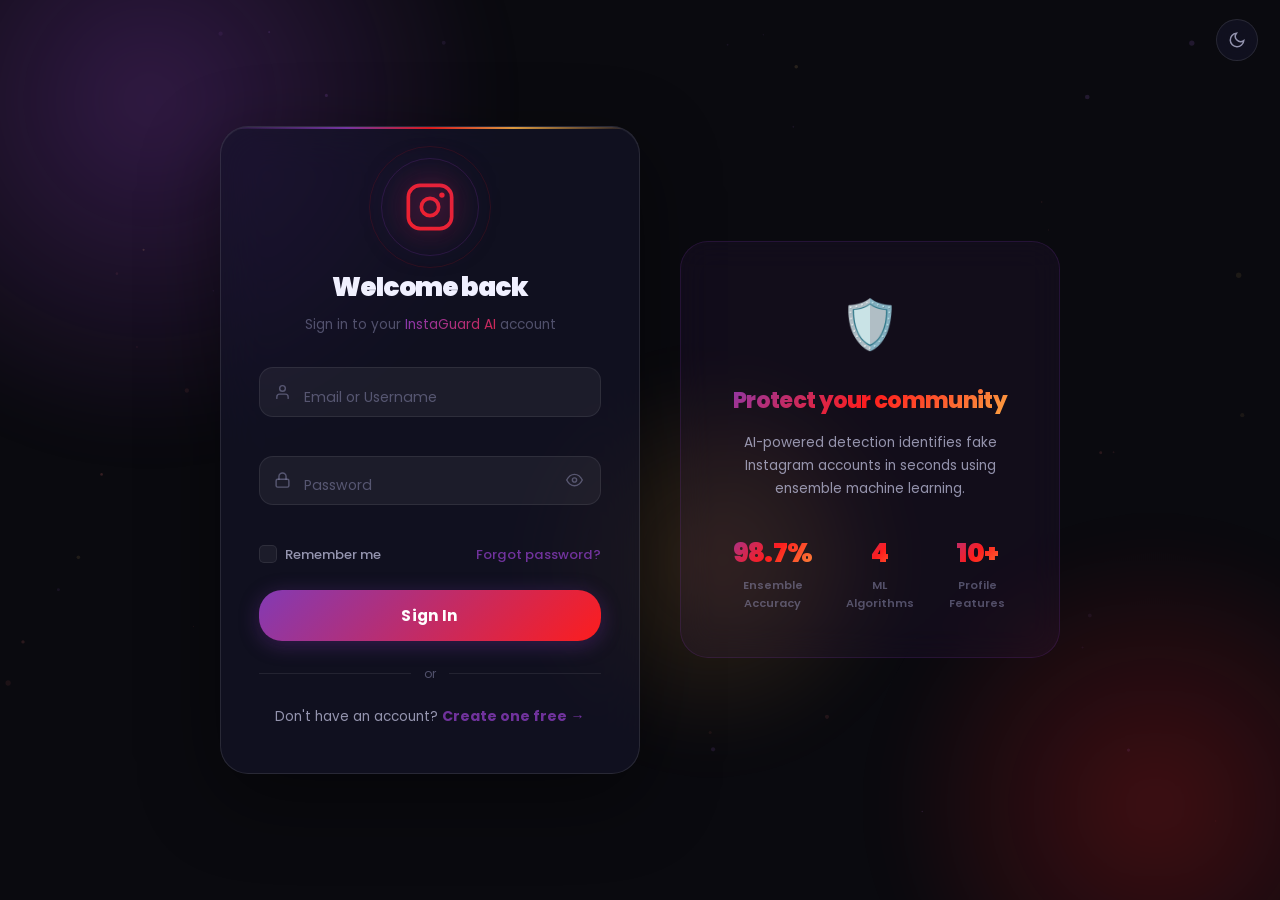
<file: templates/login.html>
<!DOCTYPE html>
<html lang="en" data-theme="dark">
<head>
  <meta charset="UTF-8">
  <meta name="viewport" content="width=device-width, initial-scale=1.0">
  <title>Login — InstaGuard AI</title>
  <meta name="description" content="Sign in to InstaGuard AI — Instagram Fake Account Detection powered by Machine Learning.">
  <link rel="preconnect" href="https://fonts.googleapis.com">
  <link rel="preconnect" href="https://fonts.gstatic.com" crossorigin>
  <link href="https://fonts.googleapis.com/css2?family=Poppins:wght@300;400;500;600;700;800;900&display=swap" rel="stylesheet">
  <link rel="stylesheet" href="/static/styles.css">
  <link rel="stylesheet" href="/static/auth.css">
</head>
<body class="auth-page">

  <!-- Particle canvas -->
  <canvas id="particleCanvas" class="particle-canvas"></canvas>

  <!-- Animated blobs -->
  <div class="auth-bg">
    <div class="auth-blob auth-blob--1"></div>
    <div class="auth-blob auth-blob--2"></div>
    <div class="auth-blob auth-blob--3"></div>
  </div>

  <!-- Theme toggle -->
  <button id="themeToggle" class="auth-theme-btn" title="Toggle theme" aria-label="Toggle theme">
    <svg class="icon-moon" width="18" height="18" viewBox="0 0 24 24" fill="none" stroke="currentColor" stroke-width="2" stroke-linecap="round"><path d="M21 12.79A9 9 0 1 1 11.21 3 7 7 0 0 0 21 12.79z"/></svg>
    <svg class="icon-sun hidden" width="18" height="18" viewBox="0 0 24 24" fill="none" stroke="currentColor" stroke-width="2" stroke-linecap="round"><circle cx="12" cy="12" r="5"/><line x1="12" y1="1" x2="12" y2="3"/><line x1="12" y1="21" x2="12" y2="23"/><line x1="4.22" y1="4.22" x2="5.64" y2="5.64"/><line x1="18.36" y1="18.36" x2="19.78" y2="19.78"/><line x1="1" y1="12" x2="3" y2="12"/><line x1="21" y1="12" x2="23" y2="12"/></svg>
  </button>

  <!-- Floating toast -->
  <div id="toastContainer" class="toast-container"></div>

  <!-- Auth Card -->
  <div class="auth-container">
    <div class="auth-card" id="authCard">

      <!-- Logo -->
      <div class="auth-logo">
        <div class="auth-logo__ring auth-logo__ring--1"></div>
        <div class="auth-logo__ring auth-logo__ring--2"></div>
        <svg width="52" height="52" viewBox="0 0 24 24" fill="none">
          <rect x="2" y="2" width="20" height="20" rx="5.5" stroke="url(#igL)" stroke-width="1.7"/>
          <circle cx="12" cy="12" r="4" stroke="url(#igL)" stroke-width="1.7"/>
          <circle cx="17.5" cy="6.5" r="1.25" fill="url(#igL)"/>
          <defs>
            <linearGradient id="igL" x1="2" y1="22" x2="22" y2="2">
              <stop stop-color="#fcb045"/><stop offset=".4" stop-color="#fd1d1d"/><stop offset="1" stop-color="#833ab4"/>
            </linearGradient>
          </defs>
        </svg>
      </div>

      <h1 class="auth-title">Welcome back</h1>
      <p class="auth-subtitle">Sign in to your <span class="text-gradient">InstaGuard AI</span> account</p>

      <form id="loginForm" class="auth-form" novalidate>

        <!-- Identifier -->
        <div class="field-wrap" id="fieldIdentifier">
          <div class="field-box">
            <input id="identifier" type="text" class="auth-input" placeholder=" " autocomplete="username" required>
            <label class="auth-label" for="identifier">Email or Username</label>
            <div class="field-icon">
              <svg width="17" height="17" viewBox="0 0 24 24" fill="none" stroke="currentColor" stroke-width="2" stroke-linecap="round"><path d="M20 21v-2a4 4 0 0 0-4-4H8a4 4 0 0 0-4 4v2"/><circle cx="12" cy="7" r="4"/></svg>
            </div>
          </div>
          <span class="field-error" id="errIdentifier"></span>
        </div>

        <!-- Password -->
        <div class="field-wrap" id="fieldPassword">
          <div class="field-box">
            <input id="password" type="password" class="auth-input" placeholder=" " autocomplete="current-password" required>
            <label class="auth-label" for="password">Password</label>
            <div class="field-icon">
              <svg width="17" height="17" viewBox="0 0 24 24" fill="none" stroke="currentColor" stroke-width="2" stroke-linecap="round"><rect x="3" y="11" width="18" height="11" rx="2"/><path d="M7 11V7a5 5 0 0 1 10 0v4"/></svg>
            </div>
            <button type="button" class="show-password-btn" id="showPwdBtn" aria-label="Toggle password visibility">
              <svg class="eye-open" width="17" height="17" viewBox="0 0 24 24" fill="none" stroke="currentColor" stroke-width="2" stroke-linecap="round"><path d="M1 12s4-8 11-8 11 8 11 8-4 8-11 8-11-8-11-8z"/><circle cx="12" cy="12" r="3"/></svg>
              <svg class="eye-closed hidden" width="17" height="17" viewBox="0 0 24 24" fill="none" stroke="currentColor" stroke-width="2" stroke-linecap="round"><path d="M17.94 17.94A10.07 10.07 0 0 1 12 20c-7 0-11-8-11-8a18.45 18.45 0 0 1 5.06-5.94M9.9 4.24A9.12 9.12 0 0 1 12 4c7 0 11 8 11 8a18.5 18.5 0 0 1-2.16 3.19m-6.72-1.07a3 3 0 1 1-4.24-4.24"/><line x1="1" y1="1" x2="23" y2="23"/></svg>
            </button>
          </div>
          <span class="field-error" id="errPassword"></span>
        </div>

        <!-- Remember me / Forgot -->
        <div class="auth-row">
          <label class="check-label">
            <input type="checkbox" id="rememberMe" class="check-input">
            <span class="check-custom"></span>
            Remember me
          </label>
          <a href="#" class="auth-link" id="forgotLink">Forgot password?</a>
        </div>

        <!-- Submit -->
        <button type="submit" class="btn btn--primary auth-submit" id="loginBtn">
          <span class="btn-label">Sign In</span>
          <span class="btn-loading hidden"><span class="spinner"></span> Signing in…</span>
        </button>

        <!-- Divider -->
        <div class="auth-divider"><span>or</span></div>

        <!-- Signup link -->
        <p class="auth-switch">
          Don't have an account?
          <a href="/signup" class="auth-link auth-link--bold">Create one free →</a>
        </p>

      </form>
    </div>

    <!-- Decorative side panel (desktop) -->
    <div class="auth-panel" aria-hidden="true">
      <div class="auth-panel__inner">
        <div class="auth-panel__icon">🛡️</div>
        <h2 class="auth-panel__title">Protect your community</h2>
        <p class="auth-panel__desc">AI-powered detection identifies fake Instagram accounts in seconds using ensemble machine learning.</p>
        <div class="auth-panel__stats">
          <div class="auth-stat"><div class="auth-stat__num">98.7%</div><div class="auth-stat__lbl">Ensemble Accuracy</div></div>
          <div class="auth-stat"><div class="auth-stat__num">4</div><div class="auth-stat__lbl">ML Algorithms</div></div>
          <div class="auth-stat"><div class="auth-stat__num">10+</div><div class="auth-stat__lbl">Profile Features</div></div>
        </div>
      </div>
    </div>
  </div>

  <!-- Forgot password modal -->
  <div id="forgotModal" class="auth-modal hidden">
    <div class="auth-modal__backdrop"></div>
    <div class="auth-modal__box">
      <button class="auth-modal__close" id="forgotClose">✕</button>
      <div style="font-size:2rem; text-align:center; margin-bottom:1rem">🔑</div>
      <h3 style="text-align:center; font-size:1.2rem; font-weight:800; margin-bottom:.5rem">Forgot Password?</h3>
      <p style="text-align:center; font-size:0.83rem; color:var(--text-muted); margin-bottom:1.5rem">This feature is coming soon. For now, contact your administrator to reset your password.</p>
      <button class="btn btn--primary" style="width:100%" id="forgotOk">Got it</button>
    </div>
  </div>

  <script src="/static/auth.js"></script>
</body>
</html>
</file>
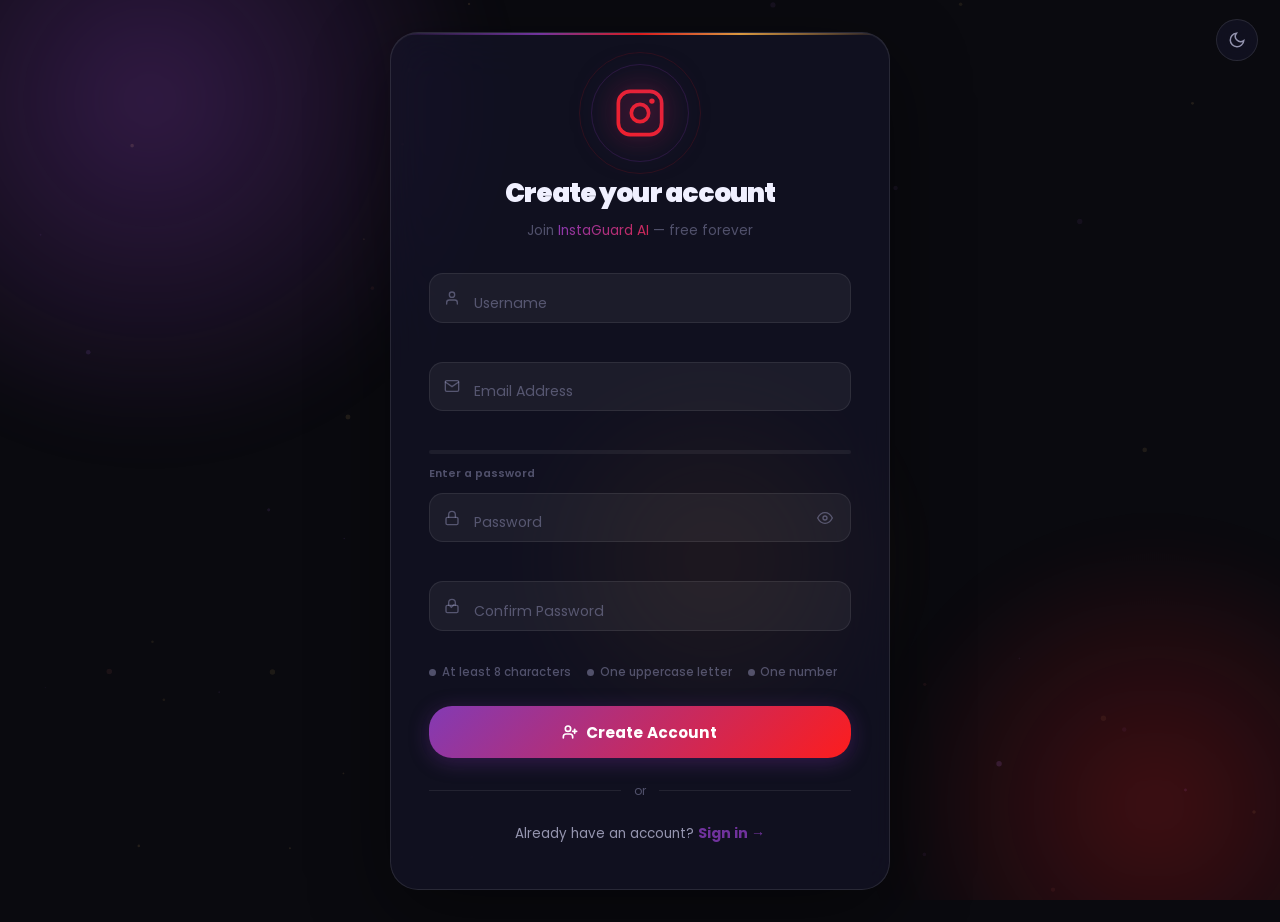
<file: templates/signup.html>
<!DOCTYPE html>
<html lang="en" data-theme="dark">
<head>
  <meta charset="UTF-8">
  <meta name="viewport" content="width=device-width, initial-scale=1.0">
  <title>Sign Up — InstaGuard AI</title>
  <meta name="description" content="Create your InstaGuard AI account — Instagram Fake Account Detection powered by Machine Learning.">
  <link rel="preconnect" href="https://fonts.googleapis.com">
  <link rel="preconnect" href="https://fonts.gstatic.com" crossorigin>
  <link href="https://fonts.googleapis.com/css2?family=Poppins:wght@300;400;500;600;700;800;900&display=swap" rel="stylesheet">
  <link rel="stylesheet" href="/static/styles.css">
  <link rel="stylesheet" href="/static/auth.css">
</head>
<body class="auth-page">

  <canvas id="particleCanvas" class="particle-canvas"></canvas>

  <div class="auth-bg">
    <div class="auth-blob auth-blob--1"></div>
    <div class="auth-blob auth-blob--2"></div>
    <div class="auth-blob auth-blob--3"></div>
  </div>

  <button id="themeToggle" class="auth-theme-btn" title="Toggle theme" aria-label="Toggle theme">
    <svg class="icon-moon" width="18" height="18" viewBox="0 0 24 24" fill="none" stroke="currentColor" stroke-width="2" stroke-linecap="round"><path d="M21 12.79A9 9 0 1 1 11.21 3 7 7 0 0 0 21 12.79z"/></svg>
    <svg class="icon-sun hidden" width="18" height="18" viewBox="0 0 24 24" fill="none" stroke="currentColor" stroke-width="2" stroke-linecap="round"><circle cx="12" cy="12" r="5"/><line x1="12" y1="1" x2="12" y2="3"/><line x1="12" y1="21" x2="12" y2="23"/><line x1="4.22" y1="4.22" x2="5.64" y2="5.64"/><line x1="18.36" y1="18.36" x2="19.78" y2="19.78"/><line x1="1" y1="12" x2="3" y2="12"/><line x1="21" y1="12" x2="23" y2="12"/></svg>
  </button>

  <div id="toastContainer" class="toast-container"></div>

  <div class="auth-container auth-container--signup">
    <div class="auth-card auth-card--wide" id="authCard">

      <div class="auth-logo">
        <div class="auth-logo__ring auth-logo__ring--1"></div>
        <div class="auth-logo__ring auth-logo__ring--2"></div>
        <svg width="52" height="52" viewBox="0 0 24 24" fill="none">
          <rect x="2" y="2" width="20" height="20" rx="5.5" stroke="url(#igS)" stroke-width="1.7"/>
          <circle cx="12" cy="12" r="4" stroke="url(#igS)" stroke-width="1.7"/>
          <circle cx="17.5" cy="6.5" r="1.25" fill="url(#igS)"/>
          <defs>
            <linearGradient id="igS" x1="2" y1="22" x2="22" y2="2">
              <stop stop-color="#fcb045"/><stop offset=".4" stop-color="#fd1d1d"/><stop offset="1" stop-color="#833ab4"/>
            </linearGradient>
          </defs>
        </svg>
      </div>

      <h1 class="auth-title">Create your account</h1>
      <p class="auth-subtitle">Join <span class="text-gradient">InstaGuard AI</span> — free forever</p>

      <form id="signupForm" class="auth-form" novalidate>
        <!-- Username -->
        <div class="field-wrap" id="fieldUsername">
          <div class="field-box">
            <input id="username" type="text" class="auth-input" placeholder=" " autocomplete="username" required>
            <label class="auth-label" for="username">Username</label>
            <div class="field-icon">
              <svg width="16" height="16" viewBox="0 0 24 24" fill="none" stroke="currentColor" stroke-width="2" stroke-linecap="round"><path d="M20 21v-2a4 4 0 0 0-4-4H8a4 4 0 0 0-4 4v2"/><circle cx="12" cy="7" r="4"/></svg>
            </div>
          </div>
          <span class="field-error" id="errUsername"></span>
        </div>

        <!-- Email -->
        <div class="field-wrap" id="fieldEmail">
          <div class="field-box">
            <input id="email" type="email" class="auth-input" placeholder=" " autocomplete="email" required>
            <label class="auth-label" for="email">Email Address</label>
            <div class="field-icon">
              <svg width="16" height="16" viewBox="0 0 24 24" fill="none" stroke="currentColor" stroke-width="2" stroke-linecap="round"><path d="M4 4h16c1.1 0 2 .9 2 2v12c0 1.1-.9 2-2 2H4c-1.1 0-2-.9-2-2V6c0-1.1.9-2 2-2z"/><polyline points="22,6 12,13 2,6"/></svg>
            </div>
          </div>
          <span class="field-error" id="errEmail"></span>
        </div>

        <!-- Password -->
        <div class="field-wrap" id="fieldPassword">
          <!-- Strength info moved above -->
          <div class="pwd-strength" id="pwdStrength">
            <div class="pwd-strength__bar">
              <div class="pwd-strength__fill" id="pwdFill"></div>
            </div>
            <span class="pwd-strength__label" id="pwdLabel">Enter a password</span>
          </div>

          <div class="field-box">
            <input id="password" type="password" class="auth-input" placeholder=" " autocomplete="new-password" required>
            <label class="auth-label" for="password">Password</label>
            <div class="field-icon">
              <svg width="16" height="16" viewBox="0 0 24 24" fill="none" stroke="currentColor" stroke-width="2" stroke-linecap="round"><rect x="3" y="11" width="18" height="11" rx="2"/><path d="M7 11V7a5 5 0 0 1 10 0v4"/></svg>
            </div>
            <button type="button" class="show-password-btn" id="showPwdBtn" aria-label="Toggle password">
              <svg class="eye-open" width="16" height="16" viewBox="0 0 24 24" fill="none" stroke="currentColor" stroke-width="2" stroke-linecap="round"><path d="M1 12s4-8 11-8 11 8 11 8-4 8-11 8-11-8-11-8z"/><circle cx="12" cy="12" r="3"/></svg>
              <svg class="eye-closed hidden" width="16" height="16" viewBox="0 0 24 24" fill="none" stroke="currentColor" stroke-width="2" stroke-linecap="round"><path d="M17.94 17.94A10.07 10.07 0 0 1 12 20c-7 0-11-8-11-8a18.45 18.45 0 0 1 5.06-5.94M9.9 4.24A9.12 9.12 0 0 1 12 4c7 0 11 8 11 8a18.5 18.5 0 0 1-2.16 3.19m-6.72-1.07a3 3 0 1 1-4.24-4.24"/><line x1="1" y1="1" x2="23" y2="23"/></svg>
            </button>
          </div>
          <span class="field-error" id="errPassword"></span>
        </div>

        <!-- Confirm Password -->
        <div class="field-wrap" id="fieldConfirm">
          <div class="field-box">
            <input id="confirmPassword" type="password" class="auth-input" placeholder=" " autocomplete="new-password" required>
            <label class="auth-label" for="confirmPassword">Confirm Password</label>
            <div class="field-icon">
              <svg width="16" height="16" viewBox="0 0 24 24" fill="none" stroke="currentColor" stroke-width="2" stroke-linecap="round"><path d="M9 12l2 2 4-4"/><rect x="3" y="11" width="18" height="11" rx="2"/><path d="M7 11V7a5 5 0 0 1 10 0v4"/></svg>
            </div>
          </div>
          <span class="field-error" id="errConfirm"></span>
        </div>

        <!-- Password rules -->
        <ul class="pwd-rules" id="pwdRules">
          <li class="pwd-rule" id="rule-len">  <span class="pwd-rule__dot"></span>At least 8 characters</li>
          <li class="pwd-rule" id="rule-upper"><span class="pwd-rule__dot"></span>One uppercase letter</li>
          <li class="pwd-rule" id="rule-num">  <span class="pwd-rule__dot"></span>One number</li>
        </ul>

        <button type="submit" class="btn btn--primary auth-submit" id="signupBtn">
          <span class="btn-label">
            <svg width="16" height="16" viewBox="0 0 24 24" fill="none" stroke="currentColor" stroke-width="2.5" stroke-linecap="round"><path d="M16 21v-2a4 4 0 0 0-4-4H6a4 4 0 0 0-4 4v2"/><circle cx="9" cy="7" r="4"/><line x1="19" y1="8" x2="19" y2="14"/><line x1="22" y1="11" x2="16" y2="11"/></svg>
            Create Account
          </span>
          <span class="btn-loading hidden"><span class="spinner"></span> Creating account…</span>
        </button>

        <div class="auth-divider"><span>or</span></div>

        <p class="auth-switch">
          Already have an account?
          <a href="/login" class="auth-link auth-link--bold">Sign in →</a>
        </p>
      </form>
    </div>
  </div>

  <script src="/static/auth.js"></script>
</body>
</html>
</file>
<file: static/styles.css>
/* ======================================================================
   InstaGuard AI — Professional Design System
   Instagram Fake Account Detection using Machine Learning
   
   Designer: Senior UI/UX + Frontend
   Stack: Pure CSS · Glassmorphism · Micro-animations · Dark/Light
   ====================================================================== */

/* ── Google Font ── */
@import url('https://fonts.googleapis.com/css2?family=Poppins:wght@300;400;500;600;700;800;900&display=swap');

/* ======================================================================
   CSS CUSTOM PROPERTIES — DESIGN TOKENS
   ====================================================================== */
:root {
  /* ── Instagram Gradient Palette ── */
  --ig-1: #833ab4;
  --ig-2: #fd1d1d;
  --ig-3: #fcb045;
  --ig-grad: linear-gradient(135deg, #833ab4, #fd1d1d, #fcb045);
  --ig-grad-rev: linear-gradient(135deg, #fcb045, #fd1d1d, #833ab4);
  --ig-grad-soft: linear-gradient(135deg, rgba(131,58,180,.18), rgba(253,29,29,.14), rgba(252,176,69,.12));

  /* ── Extended Gradient ── */
  --grad-purple-blue: linear-gradient(135deg, #667eea, #764ba2);
  --grad-hero: linear-gradient(160deg, #0f0c29, #302b63, #24243e);
  --grad-card: linear-gradient(145deg, rgba(255,255,255,.06), rgba(255,255,255,.02));
  --grad-btn: linear-gradient(135deg, #833ab4, #fd1d1d 50%, #fcb045);
  --grad-btn-hover: linear-gradient(135deg, #9b59b6, #e74c3c 50%, #f39c12);

  /* ── Status Colors ── */
  --real-color: #00ff9d;
  --real-glow:  rgba(0, 255, 157, 0.35);
  --real-bg:    rgba(0, 255, 157, 0.08);
  --real-border:rgba(0, 255, 157, 0.3);

  --fake-color: #ff4d4d;
  --fake-glow:  rgba(255, 77, 77, 0.35);
  --fake-bg:    rgba(255, 77, 77, 0.08);
  --fake-border:rgba(255, 77, 77, 0.3);

  /* ── Dark Theme Backgrounds ── */
  --bg-primary:   #0a0a0f;
  --bg-secondary: #0f0f1a;
  --bg-tertiary:  #141428;
  --bg-card:      rgba(20, 20, 40, 0.65);
  --bg-card-h:    rgba(25, 25, 50, 0.78);
  --bg-glass:     rgba(255, 255, 255, 0.04);
  --bg-glass-h:   rgba(255, 255, 255, 0.08);
  --bg-input:     rgba(255, 255, 255, 0.05);

  /* ── Borders ── */
  --bdr:        rgba(255, 255, 255, 0.08);
  --bdr-h:      rgba(255, 255, 255, 0.16);
  --bdr-focus:  rgba(131, 58, 180, 0.6);
  --bdr-glass:  rgba(255, 255, 255, 0.1);

  /* ── Text ── */
  --text-primary:   #f0f0ff;
  --text-secondary: rgba(200, 200, 230, 0.72);
  --text-muted:     rgba(160, 160, 200, 0.45);
  --text-accent:    #833ab4;

  /* ── Shadows ── */
  --shadow-sm:    0 2px 12px rgba(0, 0, 0, 0.3);
  --shadow-md:    0 8px 32px rgba(0, 0, 0, 0.4);
  --shadow-lg:    0 20px 60px rgba(0, 0, 0, 0.5);
  --shadow-card:  0 8px 32px rgba(0, 0, 0, 0.35), inset 0 1px 0 rgba(255,255,255,.06);
  --shadow-glow-purple: 0 0 30px rgba(131, 58, 180, 0.25);
  --shadow-glow-pink:   0 0 30px rgba(253, 29, 29, 0.2);

  /* ── Radii ── */
  --r-xs:  6px;
  --r-sm:  10px;
  --r-md:  14px;
  --r-lg:  20px;
  --r-xl:  28px;
  --r-2xl: 36px;
  --r-full: 9999px;

  /* ── Typography ── */
  --font: 'Poppins', -apple-system, BlinkMacSystemFont, 'Segoe UI', sans-serif;

  /* ── Timing ── */
  --ease:       cubic-bezier(0.4, 0, 0.2, 1);
  --ease-out:   cubic-bezier(0, 0, 0.2, 1);
  --ease-spring:cubic-bezier(0.34, 1.56, 0.64, 1);
  --dur-fast:   0.18s;
  --dur-base:   0.3s;
  --dur-slow:   0.5s;

  /* ── Nav ── */
  --nav-h: 64px;
  --nav-bg: rgba(10, 10, 20, 0.85);
}

/* ======================================================================
   LIGHT THEME
   ====================================================================== */
[data-theme="light"] {
  --bg-primary:   #f5f0ff;
  --bg-secondary: #ede8ff;
  --bg-tertiary:  #e8e0ff;
  --bg-card:      rgba(255, 255, 255, 0.75);
  --bg-card-h:    rgba(255, 255, 255, 0.9);
  --bg-glass:     rgba(131, 58, 180, 0.04);
  --bg-glass-h:   rgba(131, 58, 180, 0.08);
  --bg-input:     rgba(0, 0, 0, 0.04);

  --bdr:        rgba(131, 58, 180, 0.12);
  --bdr-h:      rgba(131, 58, 180, 0.25);
  --bdr-focus:  rgba(131, 58, 180, 0.55);
  --bdr-glass:  rgba(131, 58, 180, 0.15);

  --text-primary:   #1a0533;
  --text-secondary: rgba(40, 10, 80, 0.7);
  --text-muted:     rgba(60, 20, 100, 0.45);

  --shadow-sm:   0 2px 12px rgba(131, 58, 180, 0.08);
  --shadow-md:   0 8px 32px rgba(131, 58, 180, 0.12);
  --shadow-lg:   0 20px 60px rgba(131, 58, 180, 0.15);
  --shadow-card: 0 8px 32px rgba(131, 58, 180, 0.1), inset 0 1px 0 rgba(255,255,255,.8);

  --nav-bg: rgba(245, 240, 255, 0.9);
}

/* ======================================================================
   RESET & BASE
   ====================================================================== */
*, *::before, *::after {
  margin: 0; padding: 0;
  box-sizing: border-box;
}
html {
  font-size: 16px;
  scroll-behavior: smooth;
  -webkit-text-size-adjust: 100%;
}
body {
  font-family: var(--font);
  background: var(--bg-primary);
  color: var(--text-primary);
  min-height: 100vh;
  overflow-x: hidden;
  -webkit-font-smoothing: antialiased;
  -moz-osx-font-smoothing: grayscale;
  line-height: 1.6;
  transition: background var(--dur-slow) var(--ease),
              color var(--dur-base) var(--ease);
}

/* Scrollbar */
::-webkit-scrollbar { width: 6px; }
::-webkit-scrollbar-track { background: transparent; }
::-webkit-scrollbar-thumb {
  background: linear-gradient(180deg, #833ab4, #fd1d1d);
  border-radius: var(--r-full);
}
::-webkit-scrollbar-thumb:hover { opacity: 0.8; }

::selection {
  background: rgba(131, 58, 180, 0.35);
  color: #fff;
}

/* ── Utilities ── */
.hidden { display: none !important; }

/* ======================================================================
   ★★★  SPLASH / INTRO ANIMATION
   ====================================================================== */
.splash {
  position: fixed; inset: 0; z-index: 9999;
  display: flex; flex-direction: column;
  align-items: center; justify-content: center;
  gap: 1.2rem;
  background: #0a0010;
  transition: opacity 0.7s var(--ease), visibility 0.7s;
}
.splash.fade-out {
  opacity: 0; visibility: hidden;
  pointer-events: none;
}

/* Orbiting rings */
.splash__ring {
  position: absolute; border-radius: 50%;
  border-style: solid; border-color: transparent;
  animation: orbitSpin linear infinite;
}
.splash__ring--outer {
  width: 280px; height: 280px;
  border-width: 1.5px;
  border-top-color: rgba(131, 58, 180, 0.6);
  border-right-color: rgba(253, 29, 29, 0.4);
  animation-duration: 8s;
}
.splash__ring--middle {
  width: 200px; height: 200px;
  border-width: 1.5px;
  border-top-color: rgba(253, 29, 29, 0.5);
  border-left-color: rgba(252, 176, 69, 0.4);
  animation-duration: 5s;
  animation-direction: reverse;
}
.splash__ring--inner {
  width: 130px; height: 130px;
  border-width: 2px;
  border-top-color: rgba(252, 176, 69, 0.7);
  border-bottom-color: rgba(131, 58, 180, 0.5);
  animation-duration: 3s;
}
@keyframes orbitSpin { to { transform: rotate(360deg); } }

/* Logo */
.splash__logo {
  position: relative; z-index: 2;
  filter: drop-shadow(0 0 32px rgba(131, 58, 180, 0.6))
          drop-shadow(0 0 16px rgba(253, 29, 29, 0.4));
  animation: splashLogoIn 0.9s var(--ease-spring) forwards;
}
@keyframes splashLogoIn {
  0%   { opacity: 0; transform: scale(0.3) rotate(-30deg); }
  60%  { transform: scale(1.15) rotate(5deg); }
  100% { opacity: 1; transform: scale(1) rotate(0deg); }
}

/* Brand text */
.splash__text {
  display: flex; align-items: center; gap: 0.6rem;
  animation: splashTextIn 0.7s 0.45s var(--ease-out) both;
}
@keyframes splashTextIn {
  from { opacity: 0; transform: translateY(16px); }
  to   { opacity: 1; transform: translateY(0); }
}
.splash__brand {
  font-size: 2.2rem; font-weight: 900; letter-spacing: -0.04em;
  background: var(--ig-grad);
  -webkit-background-clip: text; -webkit-text-fill-color: transparent;
  background-clip: text;
}
.splash__ai-pill {
  background: var(--ig-grad); color: #fff;
  font-size: 0.65rem; font-weight: 800; letter-spacing: 0.1em;
  padding: 0.18rem 0.55rem; border-radius: var(--r-full);
  margin-top: -0.6rem; text-transform: uppercase;
}
.splash__sub {
  font-size: 0.82rem; font-weight: 400;
  color: rgba(255, 255, 255, 0.38);
  letter-spacing: 0.06em; text-transform: uppercase;
  animation: splashTextIn 0.7s 0.65s var(--ease-out) both;
}

/* Progress bar */
.splash__loader {
  position: relative;
  width: 180px; height: 3px;
  background: rgba(255, 255, 255, 0.07);
  border-radius: var(--r-full); overflow: hidden;
  margin-top: 2rem;
  animation: splashTextIn 0.5s 0.85s var(--ease-out) both;
}
.splash__loader-bar {
  position: absolute; top: 0; left: 0; bottom: 0;
  width: 0%; border-radius: var(--r-full);
  background: var(--ig-grad);
  animation: splashLoad 2s 0.9s var(--ease-out) forwards;
  box-shadow: 0 0 12px rgba(253, 29, 29, 0.6);
}
@keyframes splashLoad { to { width: 100%; } }

/* ======================================================================
   ANIMATED BACKGROUND
   ====================================================================== */
.bg-aurora {
  position: fixed; inset: 0; z-index: 0;
  pointer-events: none; overflow: hidden;
}
.aurora-blob {
  position: absolute; border-radius: 50%;
  filter: blur(40px);
  will-change: transform; pointer-events: none;
  opacity: 0.6;
}
.aurora-blob--1 {
  width: 700px; height: 700px; top: -300px; left: -200px;
  background: radial-gradient(circle, rgba(131,58,180,.28), transparent 70%);
  animation: auroraDrift1 25s ease-in-out infinite;
}
.aurora-blob--2 {
  width: 600px; height: 600px; top: 30%; right: -200px;
  background: radial-gradient(circle, rgba(253,29,29,.18), transparent 70%);
  animation: auroraDrift2 30s ease-in-out infinite;
}
.aurora-blob--3 {
  width: 500px; height: 500px; bottom: -150px; left: 30%;
  background: radial-gradient(circle, rgba(252,176,69,.14), transparent 70%);
  animation: auroraDrift3 20s ease-in-out infinite;
}
.aurora-blob--4 {
  width: 350px; height: 350px; top: 55%; left: 15%;
  background: radial-gradient(circle, rgba(131,58,180,.15), transparent 70%);
  animation: auroraDrift4 18s ease-in-out infinite;
}

@keyframes auroraDrift1 {
  0%,100% { transform:translate3d(0,0,0) scale(1); }
  33%     { transform:translate3d(80px,60px,0) scale(1.06); }
  66%     { transform:translate3d(-40px,30px,0) scale(0.97); }
}
@keyframes auroraDrift2 {
  0%,100% { transform:translate3d(0,0,0) scale(1); }
  50%     { transform:translate3d(-80px,90px,0) scale(1.04); }
}
@keyframes auroraDrift3 {
  0%,100% { transform:translate3d(0,0,0) scale(1); }
  60%     { transform:translate3d(60px,-70px,0) scale(1.07); }
}
@keyframes auroraDrift4 {
  0%,100% { transform:translate3d(0,0,0) scale(1); }
  40%     { transform:translate3d(-50px,60px,0) scale(1.05); }
}

/* Grid overlay */
.bg-grid-overlay {
  position: fixed; inset: 0; z-index: 0; pointer-events: none;
  background-image:
    linear-gradient(rgba(131,58,180,.028) 1px, transparent 1px),
    linear-gradient(90deg, rgba(131,58,180,.028) 1px, transparent 1px);
  background-size: 64px 64px;
}
[data-theme="light"] .bg-grid-overlay {
  background-image:
    linear-gradient(rgba(131,58,180,.05) 1px, transparent 1px),
    linear-gradient(90deg, rgba(131,58,180,.05) 1px, transparent 1px);
}
[data-theme="light"] .bg-aurora { opacity: 0.5; }
[data-theme="light"] .aurora-blob { filter: blur(20px); }

/* ======================================================================
   SHARED ANIMATIONS
   ====================================================================== */
.anim-fade-up {
  opacity: 0; transform: translateY(24px);
  animation: fadeUp 0.8s var(--ease) forwards;
}
.anim-slide {
  opacity: 0; transform: translateY(32px);
  animation: fadeUp 0.65s var(--ease) forwards;
}
@keyframes fadeUp {
  to { opacity: 1; transform: translateY(0); }
}

.anim-d1 { animation-delay: .08s; }
.anim-d2 { animation-delay: .16s; }
.anim-d3 { animation-delay: .24s; }
.anim-d4 { animation-delay: .32s; }
.anim-d5 { animation-delay: .40s; }
.anim-d6 { animation-delay: .48s; }
.anim-d7 { animation-delay: .56s; }

@keyframes spin { to { transform: rotate(360deg); } }
@keyframes shimmer {
  0%   { background-position: -200% 0; }
  100% { background-position: 200% 0; }
}
@keyframes gradShift {
  0%   { background-position: 0% 50%; }
  50%  { background-position: 100% 50%; }
  100% { background-position: 0% 50%; }
}
@keyframes pulseGlow {
  0%,100% { box-shadow: 0 0 0 0 transparent; }
  50%      { box-shadow: 0 0 20px 4px rgba(0,255,157,.3); }
}
@keyframes rippleOut {
  0%   { transform: scale(0); opacity: 0.5; }
  100% { transform: scale(4); opacity: 0; }
}
@keyframes floatLogo {
  0%,100% { transform: translateY(0) rotate(0deg); }
  25%     { transform: translateY(-10px) rotate(1deg); }
  75%     { transform: translateY(-6px) rotate(-1deg); }
}
@keyframes borderGlow {
  0%,100% { border-color: rgba(131,58,180,.4); }
  50%     { border-color: rgba(253,29,29,.6); }
}
@keyframes typewriterBlink {
  0%,100% { border-right-color: #833ab4; }
  50%     { border-right-color: transparent; }
}

/* ======================================================================
   TEXT GRADIENT UTILITY
   ====================================================================== */
.text-gradient {
  background: var(--ig-grad);
  background-size: 300% 300%;
  -webkit-background-clip: text;
  -webkit-text-fill-color: transparent;
  background-clip: text;
  animation: gradShift 5s ease infinite;
}

/* ======================================================================
   TOP NAVIGATION
   ====================================================================== */
.topnav {
  position: sticky; top: 0; z-index: 500;
  height: var(--nav-h);
  backdrop-filter: blur(8px) saturate(1.6);
  -webkit-backdrop-filter: blur(8px) saturate(1.6);
  background: var(--nav-bg);
  border-bottom: 1px solid var(--bdr);
  transition: background var(--dur-slow) var(--ease),
              border-color var(--dur-base) var(--ease);
}
.topnav__inner {
  max-width: 1320px; margin: 0 auto;
  padding: 0 2rem; height: 100%;
  display: flex; align-items: center;
  justify-content: space-between;
}

/* Brand */
.topnav__brand {
  display: flex; align-items: center; gap: 0.75rem;
  text-decoration: none; color: var(--text-primary);
  transition: opacity var(--dur-fast);
}
.topnav__brand:hover { opacity: 0.85; }

.topnav__ig-icon {
  width: 42px; height: 42px; border-radius: 12px;
  background: var(--bg-glass);
  border: 1px solid var(--bdr-glass);
  display: grid; place-items: center;
  transition: transform var(--dur-base) var(--ease-spring),
              box-shadow var(--dur-base);
  position: relative; overflow: hidden;
}
.topnav__ig-icon::after {
  content: ''; position: absolute; inset: 0;
  background: var(--ig-grad-soft); opacity: 0;
  transition: opacity var(--dur-base);
}
.topnav__brand:hover .topnav__ig-icon {
  transform: rotate(12deg) scale(1.08);
  box-shadow: 0 0 18px rgba(131,58,180,.4);
}
.topnav__brand:hover .topnav__ig-icon::after { opacity: 1; }

.topnav__name {
  font-size: 1.25rem; font-weight: 800; letter-spacing: -0.03em;
  background: var(--ig-grad);
  -webkit-background-clip: text; -webkit-text-fill-color: transparent;
  background-clip: text;
}
.topnav__ai { font-weight: 900; margin-left: 1px; }

/* Nav actions */
.topnav__actions { display: flex; align-items: center; gap: 0.5rem; }

/* ======================================================================
   ★  NAVIGATION BUTTONS
   ====================================================================== */
.nav-btn {
  display: inline-flex; align-items: center; gap: 0.4rem;
  padding: 0.42rem 0.9rem;
  border: 1px solid var(--bdr); border-radius: var(--r-sm);
  background: var(--bg-glass); color: var(--text-secondary);
  font-family: var(--font); font-size: 0.8rem; font-weight: 500;
  cursor: pointer; user-select: none;
  transition: all var(--dur-base) var(--ease);
  position: relative; overflow: hidden;
}
.nav-btn::before {
  content: ''; position: absolute; inset: 0;
  background: var(--ig-grad); opacity: 0;
  transition: opacity var(--dur-base);
}
.nav-btn:hover { background: var(--bg-glass-h); border-color: var(--bdr-h); color: var(--text-primary); transform: translateY(-1px); box-shadow: var(--shadow-sm); }
.nav-btn:hover::before { opacity: 0.08; }
.nav-btn:active { transform: translateY(0) scale(0.98); }
.theme-toggle { min-width: 92px; }

/* User chip */
.nav-user-chip {
  display: flex; align-items: center; gap: 0.5rem;
  padding: 0.3rem 0.75rem 0.3rem 0.3rem;
  border-radius: var(--r-full);
  border: 1px solid var(--bdr);
  background: var(--bg-glass);
}
.nav-user-avatar {
  width: 28px; height: 28px; border-radius: 50%;
  background: var(--ig-grad); color: #fff;
  font-size: 0.75rem; font-weight: 800;
  display: grid; place-items: center; flex-shrink: 0;
}
.nav-user-name {
  font-size: 0.8rem; font-weight: 600;
  color: var(--text-secondary);
  max-width: 100px; overflow: hidden;
  text-overflow: ellipsis; white-space: nowrap;
}

/* Logout button */
.nav-btn--logout { color: rgba(255,100,100,.8); }
.nav-btn--logout:hover { background: rgba(255,77,77,.1); border-color: rgba(255,77,77,.3); color: #fca5a5; }


/* ======================================================================
   ★★★  HERO SECTION
   ====================================================================== */
.hero {
  position: relative; z-index: 10;
  min-height: calc(100vh - var(--nav-h));
  display: flex; flex-direction: column;
  align-items: center; justify-content: center;
  padding: 5rem 1.5rem 4rem;
  text-align: center;
  overflow: hidden;
}

/* Floating Instagram logo */
.hero__logo-wrap {
  position: relative; margin-bottom: 2.5rem;
  animation: splashLogoIn 1s 0.2s var(--ease-spring) both;
}
.hero__logo-wrap svg {
  filter: drop-shadow(0 0 24px rgba(131,58,180,.55))
          drop-shadow(0 0 48px rgba(253,29,29,.25));
  animation: floatLogo 4s ease-in-out infinite;
}
.hero__logo-ring {
  position: absolute; border-radius: 50%;
  border: 1.5px solid transparent;
  pointer-events: none;
}
.hero__logo-ring--1 {
  inset: -20px;
  border-color: rgba(131,58,180,.2);
  animation: orbitSpin 12s linear infinite;
}
.hero__logo-ring--2 {
  inset: -36px;
  border-color: rgba(253,29,29,.12);
  animation: orbitSpin 18s linear infinite reverse;
}

/* Badge pill */
.hero__pill {
  display: inline-flex; align-items: center; gap: 0.5rem;
  padding: 0.4rem 1.1rem; border-radius: var(--r-full);
  border: 1px solid rgba(131,58,180,.25);
  background: rgba(131,58,180,.08);
  font-size: 0.72rem; font-weight: 600;
  color: var(--text-secondary);
  margin-bottom: 1.6rem; letter-spacing: 0.04em;
  animation: fadeUp 0.7s 0.3s var(--ease) both;
}
.hero__pill-dot {
  width: 7px; height: 7px; border-radius: 50%;
  background: var(--real-color);
  box-shadow: 0 0 10px rgba(0,255,157,.7);
  animation: pulseGlow 2.5s ease-in-out infinite;
  flex-shrink: 0;
}

/* Heading */
.hero__title {
  font-size: clamp(2.2rem, 5.5vw, 3.8rem);
  font-weight: 900; line-height: 1.1;
  letter-spacing: -0.04em;
  margin-bottom: 1.2rem;
  animation: fadeUp 0.7s 0.4s var(--ease) both;
}

/* Subtitle with typing effect marker */
.hero__desc {
  font-size: clamp(0.95rem, 2vw, 1.1rem);
  color: var(--text-secondary); font-weight: 400;
  max-width: 600px; margin: 0 auto 3rem;
  line-height: 1.75;
  animation: fadeUp 0.7s 0.55s var(--ease) both;
}

/* Trust pills row */
.hero__trust {
  display: flex; justify-content: center;
  flex-wrap: wrap; gap: 0.65rem;
  margin-top: 2rem;
  animation: fadeUp 0.7s 0.8s var(--ease) both;
}
.trust-pill {
  display: inline-flex; align-items: center; gap: 0.4rem;
  padding: 0.3rem 0.85rem; border-radius: var(--r-full);
  border: 1px solid var(--bdr); background: var(--bg-glass);
  font-size: 0.72rem; font-weight: 600;
  color: var(--text-secondary);
  transition: all var(--dur-base) var(--ease);
}
.trust-pill:hover {
  border-color: rgba(131,58,180,.3);
  background: rgba(131,58,180,.08);
  transform: translateY(-2px);
}
.trust-pill__dot { width: 6px; height: 6px; border-radius: 50%; flex-shrink: 0; }
.trust-pill__dot--green  { background: var(--real-color); box-shadow: 0 0 6px rgba(0,255,157,.5); }
.trust-pill__dot--blue   { background: #60a5fa; box-shadow: 0 0 6px rgba(96,165,250,.4); }
.trust-pill__dot--purple { background: var(--ig-1); box-shadow: 0 0 6px rgba(131,58,180,.4); }

/* ======================================================================
   ★★  SEARCH / INPUT SECTION
   ====================================================================== */
.hero__form {
  width: 100%; max-width: 680px; margin: 0 auto;
  animation: fadeUp 0.7s 0.7s var(--ease) both;
}

.search-bar {
  display: flex; align-items: center;
  background: var(--bg-card);
  border: 1.5px solid var(--bdr-glass);
  border-radius: var(--r-xl);
  padding: 0.4rem;
  backdrop-filter: blur(8px) saturate(1.4);
  -webkit-backdrop-filter: blur(8px) saturate(1.4);
  box-shadow: var(--shadow-card);
  transition: border-color var(--dur-base), box-shadow var(--dur-base);
  position: relative; overflow: hidden;
}
/* Scanning shimmer */
.search-bar.scanning::after {
  content: ''; position: absolute; inset: 0;
  background: linear-gradient(
    110deg,
    transparent 35%,
    rgba(131,58,180,.12) 47%,
    rgba(253,29,29,.1) 50%,
    rgba(252,176,69,.1) 53%,
    transparent 65%
  );
  background-size: 200% 100%;
  animation: shimmer 1.2s linear infinite;
}
.search-bar:focus-within {
  border-color: rgba(131,58,180,.5);
  box-shadow: 0 0 0 3px rgba(131,58,180,.1), var(--shadow-md);
  animation: borderGlow 2s ease-in-out infinite;
}

.search-bar__icon {
  display: grid; place-items: center;
  padding: 0 0.9rem 0 1.1rem;
  color: var(--text-muted); flex-shrink: 0;
  transition: color var(--dur-base);
}
.search-bar:focus-within .search-bar__icon {
  color: rgba(131,58,180,.8);
}

.search-bar input {
  flex: 1; background: transparent; border: none; outline: none;
  color: var(--text-primary); font-family: var(--font);
  font-size: 0.95rem; font-weight: 400;
  padding: 0.8rem 0.5rem 0.8rem 0;
  min-width: 0;
}
.search-bar input::placeholder {
  color: var(--text-muted); font-weight: 400;
}

.hero__hint {
  margin-top: 0.75rem; font-size: 0.74rem;
  color: var(--text-muted); text-align: center;
}

/* Alert box */
.alert {
  max-width: 680px; margin: 1.2rem auto 0;
  padding: 0.9rem 1.25rem; border-radius: var(--r-md);
  font-size: 0.85rem; font-weight: 500;
  border: 1px solid var(--bdr); background: var(--bg-card);
  color: var(--text-secondary); text-align: left;
  backdrop-filter: blur(10px);
  animation: fadeUp 0.3s var(--ease);
}
.alert[data-kind="success"] {
  border-color: rgba(0, 255, 157, 0.25);
  background: rgba(0, 255, 157, 0.06);
  color: #7dffc3;
}
.alert[data-kind="danger"] {
  border-color: rgba(255, 77, 77, 0.25);
  background: rgba(255, 77, 77, 0.06);
  color: #ffb3b3;
}

/* ======================================================================
   ★★★★  BUTTONS
   ====================================================================== */
.btn {
  display: inline-flex; align-items: center;
  justify-content: center; gap: 0.5rem;
  padding: 0.8rem 1.8rem;
  border: none; border-radius: var(--r-md);
  font-family: var(--font); font-size: 0.9rem; font-weight: 700;
  cursor: pointer; user-select: none; white-space: nowrap;
  position: relative; overflow: hidden;
  transition: transform var(--dur-fast) var(--ease-spring),
              box-shadow var(--dur-base);
}

/* Ripple effect */
.btn::after {
  content: ''; position: absolute;
  width: 12px; height: 12px;
  background: rgba(255,255,255,.35); border-radius: 50%;
  transform: scale(0); opacity: 0;
  pointer-events: none;
  transition: none;
}
.btn:active::after {
  animation: rippleOut 0.55s var(--ease) forwards;
}

.btn:hover  { transform: translateY(-2px) scale(1.02); }
.btn:active { transform: translateY(0) scale(0.98); }
.btn:disabled {
  opacity: 0.5; cursor: not-allowed;
  transform: none !important; box-shadow: none !important;
}

/* ── Primary (gradient) ── */
.btn--primary {
  background: var(--grad-btn);
  background-size: 200% 200%;
  color: #fff;
  padding: 0.85rem 2rem;
  border-radius: calc(var(--r-xl) - 5px);
  font-size: 0.92rem;
  letter-spacing: 0.01em;
  box-shadow: 0 4px 20px rgba(131,58,180,.35), 0 2px 8px rgba(0,0,0,.2);
  transition: transform var(--dur-fast) var(--ease-spring),
              box-shadow var(--dur-base),
              background-position var(--dur-slow);
}
.btn--primary:hover {
  box-shadow: 0 0 40px rgba(131,58,180,.45),
              0 0 20px rgba(253,29,29,.3),
              0 8px 30px rgba(0,0,0,.25);
  background-position: 100% 0;
}

/* ── PDF button ── */
.btn--pdf {
  background: linear-gradient(135deg, #833ab4, #fd1d1d, #fcb045);
  background-size: 200% 200%;
  color: #fff;
  padding: 0.9rem 2.2rem;
  font-size: 0.95rem;
  box-shadow: 0 4px 20px rgba(131,58,180,.35);
}
.btn--pdf:hover {
  box-shadow: 0 0 40px rgba(253,29,29,.35),
              0 0 20px rgba(131,58,180,.3),
              0 8px 30px rgba(0,0,0,.25);
  background-position: 100% 0;
}

/* ── Danger button ── */
.btn--danger {
  background: rgba(255,77,77,.08);
  border: 1px solid rgba(255,77,77,.2);
  color: #ff9999;
  font-family: var(--font); font-size: 0.82rem;
  font-weight: 600; cursor: pointer;
}
.btn--danger:hover {
  background: rgba(255,77,77,.15);
  border-color: rgba(255,77,77,.4);
  color: #ffb3b3;
}

/* Spinner */
.btn-label, .btn-loading {
  display: inline-flex; align-items: center; gap: 0.45rem;
}
.spinner {
  width: 17px; height: 17px; border-radius: 50%;
  border: 2.5px solid rgba(255,255,255,.2);
  border-top-color: #fff;
  animation: spin 0.6s linear infinite;
}

/* ======================================================================
   MODEL PERFORMANCE SECTION
   ====================================================================== */
.model-perf {
  position: relative; z-index: 10;
  max-width: 1320px; margin: 0 auto;
  padding: 0 1.5rem 3rem;
}
.model-perf__inner {
  background: var(--bg-card);
  border: 1px solid var(--bdr-glass);
  border-radius: var(--r-2xl);
  backdrop-filter: blur(8px);
  -webkit-backdrop-filter: blur(8px);
  padding: 2.2rem 2.4rem;
  box-shadow: var(--shadow-card);
}
.section-header {
  display: flex; align-items: center; gap: 1rem;
  margin-bottom: 1.8rem;
}
.section-header__icon {
  width: 50px; height: 50px; border-radius: var(--r-md);
  background: var(--ig-grad-soft);
  border: 1px solid rgba(131,58,180,.2);
  display: grid; place-items: center;
  font-size: 1.4rem; flex-shrink: 0;
}
.section-header__title {
  font-size: 1.15rem; font-weight: 800; letter-spacing: -0.025em;
}
.section-header__sub {
  font-size: 0.8rem; color: var(--text-muted); margin-top: 0.15rem;
}
.perf-grid {
  display: grid; grid-template-columns: 1.4fr 1fr; gap: 1.5rem;
}

/* ======================================================================
   ★★★★★  RESULT HERO CARD
   ====================================================================== */
.result-hero {
  position: relative; z-index: 10;
  max-width: 1320px; margin: 0 auto 1.5rem;
  padding: 0 1.5rem;
}

.result-card {
  position: relative; overflow: hidden;
  border-radius: var(--r-2xl);
  border: 1.5px solid var(--bdr-glass);
  background: var(--bg-card);
  backdrop-filter: blur(8px) saturate(1.4);
  -webkit-backdrop-filter: blur(8px) saturate(1.4);
  padding: 2rem 2.4rem;
  display: flex; align-items: center;
  justify-content: space-between; gap: 2rem;
  box-shadow: var(--shadow-card);
  transition: border-color 0.5s var(--ease),
              box-shadow 0.5s var(--ease);
}

/* Real / Fake border states */
.result-card.is-real {
  border-color: var(--real-border);
  box-shadow: 0 0 60px rgba(0,255,157,.08),
              0 0 20px rgba(0,255,157,.04),
              var(--shadow-md);
}
.result-card.is-fake {
  border-color: var(--fake-border);
  box-shadow: 0 0 60px rgba(255,77,77,.08),
              0 0 20px rgba(255,77,77,.04),
              var(--shadow-md);
}

/* Full-card glow overlay */
.result-card__glow {
  position: absolute; inset: 0;
  border-radius: inherit; pointer-events: none;
  opacity: 0; transition: opacity 0.5s;
}
.is-real .result-card__glow {
  background: radial-gradient(ellipse at 75% 50%, rgba(0,255,157,.05) 0%, transparent 65%);
  opacity: 1;
}
.is-fake .result-card__glow {
  background: radial-gradient(ellipse at 75% 50%, rgba(255,77,77,.05) 0%, transparent 65%);
  opacity: 1;
}

.result-card__left {
  display: flex; align-items: center; gap: 1.2rem;
  position: relative; z-index: 1;
}
.result-card__avatar {
  width: 64px; height: 64px; border-radius: 50%; flex-shrink: 0;
  background: var(--ig-grad-soft);
  border: 2px solid var(--bdr);
  display: grid; place-items: center;
  color: var(--text-muted);
  transition: border-color 0.4s;
}
.is-real .result-card__avatar { border-color: rgba(0,255,157,.3); }
.is-fake .result-card__avatar { border-color: rgba(255,77,77,.3); }

.result-card__username {
  font-size: 1.6rem; font-weight: 900; letter-spacing: -0.03em;
  background: var(--ig-grad);
  -webkit-background-clip: text; -webkit-text-fill-color: transparent;
  background-clip: text;
}
.result-card__sub { font-size: 0.8rem; color: var(--text-muted); margin-top: 0.1rem; }

/* Verdict block */
.result-card__verdict {
  display: flex; align-items: center; gap: 1.2rem;
  position: relative; z-index: 1;
  flex-shrink: 0;
}

/* Verdict icon circle */
.verdict-icon {
  width: 72px; height: 72px; border-radius: 50%;
  display: grid; place-items: center; flex-shrink: 0;
  font-size: 2rem; font-weight: 900;
  transition: all 0.4s var(--ease-spring);
}
.verdict-icon.icon-real {
  background: var(--real-bg);
  border: 2px solid var(--real-border);
  box-shadow: 0 0 30px var(--real-glow), inset 0 0 20px rgba(0,255,157,.05);
  color: var(--real-color);
  animation: pulseGlow 2.5s ease-in-out infinite;
}
.verdict-icon.icon-fake {
  background: var(--fake-bg);
  border: 2px solid var(--fake-border);
  box-shadow: 0 0 30px var(--fake-glow), inset 0 0 20px rgba(255,77,77,.05);
  color: var(--fake-color);
  animation: fakePulse 2.5s ease-in-out infinite;
}
@keyframes fakePulse {
  0%,100% { box-shadow: 0 0 20px var(--fake-glow); }
  50%      { box-shadow: 0 0 40px rgba(255,77,77,.5); }
}

.verdict-label {
  font-size: 1.8rem; font-weight: 900; letter-spacing: -0.02em;
  line-height: 1;
}
.verdict-label.is-real { color: var(--real-color); }
.verdict-label.is-fake { color: var(--fake-color); }
.verdict-conf { font-size: 0.8rem; color: var(--text-muted); margin-top: 0.25rem; }

/* ======================================================================
   DASHBOARD LAYOUT
   ====================================================================== */
.dashboard {
  position: relative; z-index: 10;
  max-width: 1320px; margin: 0 auto;
  padding: 0 1.5rem 5rem;
}
.grid { margin-bottom: 1.5rem; }
.grid--hero   { display: grid; grid-template-columns: 1.2fr 0.8fr; gap: 1.5rem; }
.grid--charts { display: grid; grid-template-columns: repeat(3, 1fr); gap: 1.5rem; }
.grid--full   { display: grid; grid-template-columns: 1fr; }

/* ======================================================================
   ★  GLASS CARDS
   ====================================================================== */
.card {
  background: var(--bg-card);
  border: 1px solid var(--bdr-glass);
  border-radius: var(--r-xl);
  backdrop-filter: blur(8px) saturate(1.3);
  -webkit-backdrop-filter: blur(8px) saturate(1.3);
  padding: 1.7rem;
  box-shadow: var(--shadow-card);
  transition: border-color var(--dur-base) var(--ease),
              box-shadow var(--dur-base) var(--ease),
              background var(--dur-base) var(--ease),
              transform var(--dur-base) var(--ease);
  position: relative; overflow: hidden;
}
/* Gradient top border line */
.card::before {
  content: ''; position: absolute; top: 0; left: 10%; right: 10%;
  height: 1px;
  background: linear-gradient(90deg, transparent, rgba(131,58,180,.4), rgba(253,29,29,.3), transparent);
  opacity: 0; transition: opacity var(--dur-base);
}
.card:hover { transform: translateY(-3px); }
.card:hover::before { opacity: 1; }
.card:hover {
  border-color: var(--bdr-h);
  background: var(--bg-card-h);
  box-shadow: 0 16px 50px rgba(0,0,0,.2),
              0 0 0 1px rgba(131,58,180,.08),
              inset 0 1px 0 rgba(255,255,255,.05);
}
.card--perf { padding: 1.5rem; }
.card--gauge { display: flex; flex-direction: column; align-items: center; }

.card__label {
  display: flex; align-items: center; gap: 0.45rem;
  font-size: 0.7rem; font-weight: 700; text-transform: uppercase;
  letter-spacing: 0.12em; color: var(--text-muted); margin-bottom: 1.2rem;
}
.card__label--lg { font-size: 0.8rem; color: var(--text-secondary); }

/* ── Feature Pills ── */
.feat-pills {
  display: flex; gap: 0.65rem; flex-wrap: wrap;
  margin-bottom: 1.3rem;
}
.feat-pill {
  display: inline-flex; align-items: center; gap: 0.4rem;
  padding: 0.42rem 0.8rem; border-radius: var(--r-full);
  background: var(--bg-glass); border: 1px solid var(--bdr);
  font-size: 0.74rem; font-weight: 500; color: var(--text-secondary);
  transition: all var(--dur-base) var(--ease);
}
.feat-pill:hover {
  border-color: rgba(131,58,180,.3);
  background: rgba(131,58,180,.08);
  transform: translateY(-1px);
}
.feat-pill__icon { font-size: 0.9rem; }
.feat-pill__lbl  { color: var(--text-muted); }
.feat-pill__val  { font-weight: 700; color: var(--text-primary); }

/* ── Stats ── */
.stat-row {
  display: grid; grid-template-columns: repeat(3,1fr);
  gap: 0.7rem; margin-bottom: 1.3rem;
}
.stat {
  display: flex; align-items: center; gap: 0.6rem;
  padding: 0.9rem;
  border-radius: var(--r-md);
  background: var(--bg-glass); border: 1px solid var(--bdr);
  transition: all var(--dur-base) var(--ease);
  position: relative; cursor: default;
}
.stat:hover {
  background: var(--bg-glass-h);
  transform: translateY(-2px);
  box-shadow: var(--shadow-sm);
  border-color: rgba(131,58,180,.2);
}
.stat[data-tooltip]:hover::after {
  content: attr(data-tooltip);
  position: absolute; bottom: calc(100% + 8px); left: 50%;
  transform: translateX(-50%);
  padding: 0.35rem 0.7rem;
  background: rgba(10,10,20,.96); border: 1px solid var(--bdr);
  border-radius: var(--r-sm); font-size: 0.68rem; font-weight: 500;
  color: var(--text-secondary); white-space: nowrap; z-index: 30;
  pointer-events: none;
  box-shadow: var(--shadow-sm);
}

.stat__icon { width: 38px; height: 38px; border-radius: var(--r-sm); display: grid; place-items: center; flex-shrink: 0; }
.stat__icon--purple { background: rgba(131,58,180,.15); color: #c084fc; }
.stat__icon--blue   { background: rgba(59,130,246,.15); color: #60a5fa; }
.stat__icon--cyan   { background: rgba(6,182,212,.15);  color: #22d3ee; }
.stat__body  { display: flex; flex-direction: column; }
.stat__num   { font-size: 1.2rem; font-weight: 800; line-height: 1.15; color: var(--text-primary); }
.stat__lbl   { font-size: 0.63rem; font-weight: 500; color: var(--text-muted); text-transform: uppercase; letter-spacing: 0.07em; }

/* ── Confidence Bar ── */
.conf { padding-top: 0.25rem; }
.conf__top { display: flex; justify-content: space-between; align-items: center; margin-bottom: 0.5rem; }
.conf__title { font-size: 0.82rem; font-weight: 600; color: var(--text-secondary); }
.conf__val   { font-size: 1.05rem; font-weight: 800; color: var(--text-primary); }
.conf__track {
  height: 9px; border-radius: var(--r-full);
  background: rgba(255,255,255,.05); overflow: hidden;
}
.conf__fill {
  height: 100%; width: 0%; border-radius: var(--r-full);
  background: var(--ig-grad); background-size: 300% 100%;
  transition: width 1.6s cubic-bezier(0.34, 1.56, 0.64, 1);
  animation: shimmer 2.5s linear infinite;
  box-shadow: 0 0 12px rgba(131,58,180,.3);
}
.conf__fill[data-color="green"] {
  background: linear-gradient(90deg, #00ff9d, #00c9a7);
  box-shadow: 0 0 14px rgba(0,255,157,.3);
  animation: none;
}
.conf__fill[data-color="red"] {
  background: linear-gradient(90deg, #ff4d4d, #ff8080);
  box-shadow: 0 0 14px rgba(255,77,77,.3);
  animation: none;
}
.conf__sub { margin-top: 0.42rem; font-size: 0.73rem; color: var(--text-muted); }

/* ── Gauge ── */
.gauge-wrap { position: relative; width: 300px; height: 190px; margin: 0 auto 0.4rem; }
.gauge-wrap canvas { display: block; }
.gauge-center {
  position: absolute; bottom: 14px; left: 50%;
  transform: translateX(-50%); text-align: center;
}
.gauge-center__pct {
  font-size: 2.8rem; font-weight: 900; letter-spacing: -0.04em;
  line-height: 1; color: var(--text-primary);
}
.gauge-center__lbl {
  font-size: 0.67rem; font-weight: 600; color: var(--text-muted);
  text-transform: uppercase; letter-spacing: 0.09em; margin-top: 0.18rem;
}
.gauge-legend { display: flex; justify-content: center; gap: 1.3rem; }
.gauge-legend span { display: flex; align-items: center; gap: 0.4rem; font-size: 0.72rem; font-weight: 500; color: var(--text-muted); }
.dot { display: inline-block; width: 8px; height: 8px; border-radius: 50%; }
.dot--green  { background: var(--real-color); box-shadow: 0 0 6px rgba(0,255,157,.5); }
.dot--yellow { background: #f59e0b; }
.dot--red    { background: var(--fake-color); box-shadow: 0 0 6px rgba(255,77,77,.4); }

/* ── Charts ── */
.chart-box { position: relative; }
.chart-box--bar   { height: 185px; }
.chart-box--line  { height: 185px; }
.chart-box--donut { height: 205px; }

.chart-note { display: flex; align-items: center; gap: 0.45rem; margin-top: 0.8rem; font-size: 0.76rem; color: var(--text-secondary); }
.chart-note__dot { width: 7px; height: 7px; border-radius: 50%; background: var(--real-color); flex-shrink: 0; box-shadow: 0 0 6px rgba(0,255,157,.5); }

/* ======================================================================
   AI INSIGHTS
   ====================================================================== */
.insights-wrap { display: flex; flex-direction: column; gap: 1.3rem; }

.insight-group-title {
  font-size: 0.72rem; font-weight: 700; text-transform: uppercase;
  letter-spacing: 0.09em; margin-bottom: 0.7rem;
}
.insight-group-title--red    { color: #ff8080; }
.insight-group-title--yellow { color: #fbbf24; }
.insight-group-title--green  { color: #00ff9d; }

.insight-list { display: flex; flex-direction: column; gap: 0.6rem; }

.insight-item {
  display: flex; align-items: flex-start; gap: 0.85rem;
  padding: 0.95rem 1.1rem;
  border-radius: var(--r-md);
  background: var(--bg-glass); border: 1px solid var(--bdr);
  animation: fadeUp 0.45s var(--ease) both;
  transition: background var(--dur-base), transform var(--dur-base), border-color var(--dur-base);
  position: relative; overflow: hidden;
}
.insight-item::before {
  content: ''; position: absolute; left: 0; top: 0; bottom: 0;
  width: 3px; border-radius: 0 2px 2px 0;
}
.insight-item--red::before    { background: #ff4d4d; }
.insight-item--yellow::before { background: #f59e0b; }
.insight-item--green::before  { background: var(--real-color); }
.insight-item:hover {
  background: var(--bg-glass-h);
  transform: translateX(5px);
  border-color: var(--bdr-h);
}

.insight-icon { font-size: 1.4rem; line-height: 1; margin-top: 0.05rem; flex-shrink: 0; }
.insight-content { flex: 1; min-width: 0; }
.insight-header { display: flex; align-items: center; justify-content: space-between; gap: 0.5rem; margin-bottom: 0.22rem; }
.insight-title { font-size: 0.85rem; font-weight: 700; color: var(--text-primary); }
.insight-confidence {
  font-size: 0.67rem; font-weight: 700; padding: 0.18rem 0.58rem;
  border-radius: var(--r-full); flex-shrink: 0;
}
.insight-confidence--red    { background: rgba(255,77,77,.12);  color: #ff9999; }
.insight-confidence--yellow { background: rgba(245,158,11,.12); color: #fbbf24; }
.insight-confidence--green  { background: rgba(0,255,157,.1);   color: #00ff9d; }
.insight-desc { font-size: 0.79rem; color: var(--text-secondary); line-height: 1.55; }

/* ── Reason Tags ── */
.tags-wrap { display: flex; flex-wrap: wrap; gap: 0.55rem; }
.reason-tag {
  display: inline-flex; align-items: center; gap: 0.38rem;
  padding: 0.48rem 1rem; border-radius: var(--r-full);
  font-size: 0.77rem; font-weight: 600; border: 1px solid transparent;
  transition: transform var(--dur-base) var(--ease), box-shadow var(--dur-base);
}
.reason-tag:hover { transform: translateY(-2px); }
.reason-tag--red    { background: rgba(255,77,77,.1);    border-color: rgba(255,77,77,.25);    color: #ff9999; }
.reason-tag--yellow { background: rgba(245,158,11,.1);   border-color: rgba(245,158,11,.25);   color: #fbbf24; }
.reason-tag--blue   { background: rgba(59,130,246,.1);   border-color: rgba(59,130,246,.25);   color: #93c5fd; }
.reason-tag--green  { background: rgba(0,255,157,.08);   border-color: rgba(0,255,157,.25);    color: #00ff9d; }
.no-reasons { font-size: 0.82rem; color: var(--text-muted); font-style: italic; }

/* ── PDF Section ── */
.pdf-section {
  display: flex; align-items: center; gap: 1.2rem;
  padding: 1.6rem 2rem;
  border-radius: var(--r-xl);
  background: var(--bg-card); border: 1px solid var(--bdr-glass);
  backdrop-filter: blur(8px); box-shadow: var(--shadow-card);
}
.pdf-hint { font-size: 0.8rem; color: var(--text-muted); }

/* ── Disclaimer ── */
.disclaimer {
  display: flex; align-items: center; gap: 0.55rem;
  max-width: 820px; margin: 1.2rem auto 0;
  padding: 0.82rem 1.2rem; border-radius: var(--r-md);
  background: var(--bg-glass); border: 1px solid var(--bdr);
  font-size: 0.74rem; color: var(--text-muted);
}

/* ======================================================================
   HISTORY MODAL
   ====================================================================== */
.modal {
  position: fixed; inset: 0; z-index: 700;
  display: flex; align-items: center; justify-content: center;
  padding: 1.5rem;
}
.modal__backdrop {
  position: absolute; inset: 0;
  background: rgba(0,0,0,.75);
  backdrop-filter: blur(10px); -webkit-backdrop-filter: blur(10px);
}
.modal__panel {
  position: relative; width: 100%; max-width: 480px;
  max-height: 82vh; overflow-y: auto;
  padding: 2.2rem; z-index: 1;
  animation: fadeUp 0.35s var(--ease);
}
.modal__head { display: flex; justify-content: space-between; align-items: center; margin-bottom: 0.5rem; }
.modal__title { font-size: 1.25rem; font-weight: 800; }
.modal__close {
  width: 36px; height: 36px; border-radius: 50%;
  border: 1px solid var(--bdr); background: var(--bg-glass);
  color: var(--text-secondary); display: grid; place-items: center;
  cursor: pointer; transition: all var(--dur-base) var(--ease);
}
.modal__close:hover {
  background: rgba(255,77,77,.12); border-color: rgba(255,77,77,.3);
  color: #ff9999; transform: rotate(90deg);
}
.modal__desc { font-size: 0.82rem; color: var(--text-muted); margin-bottom: 1.1rem; }

.hist-list { list-style: none; display: flex; flex-direction: column; gap: 0.55rem; }
.hist-list li {
  display: flex; justify-content: space-between; align-items: center;
  padding: 0.85rem 1.1rem; border-radius: var(--r-md);
  background: var(--bg-glass); border: 1px solid var(--bdr);
  cursor: pointer; transition: all var(--dur-base) var(--ease);
}
.hist-list li:hover {
  background: var(--bg-glass-h); transform: translateX(5px);
  border-color: rgba(131,58,180,.25);
}
.history-user { font-size: 0.9rem; font-weight: 700; color: var(--text-primary); }
.history-meta { font-size: 0.72rem; color: var(--text-muted); margin-top: 0.15rem; }
.history-time { font-size: 0.68rem; color: var(--text-muted); text-align: right; flex-shrink: 0; }

/* ======================================================================
   PDF HIDDEN CAPTURE
   ====================================================================== */
.pdf-capture-hidden {
  position: absolute; left: -9999px; top: 0;
  pointer-events: none;
}

/* ======================================================================
   LIGHT THEME SPECIFIC OVERRIDES
   ====================================================================== */
[data-theme="light"] .splash { background: #1a0030; }
[data-theme="light"] .card {
  box-shadow: 0 4px 24px rgba(131,58,180,.08),
              inset 0 1px 0 rgba(255,255,255,.8);
}
[data-theme="light"] .card:hover {
  box-shadow: 0 16px 50px rgba(131,58,180,.15),
              0 0 0 1px rgba(131,58,180,.07);
}
[data-theme="light"] .search-bar {
  box-shadow: 0 4px 16px rgba(131,58,180,.1);
}
[data-theme="light"] .stat {
  box-shadow: 0 2px 8px rgba(131,58,180,.06);
}
[data-theme="light"] .topnav {
  border-bottom-color: rgba(131,58,180,.1);
}
[data-theme="light"] .insight-item { background: rgba(255,255,255,.6); }
[data-theme="light"] .insight-item:hover { background: rgba(255,255,255,.85); }
[data-theme="light"] ::-webkit-scrollbar-track { background: rgba(131,58,180,.05); }

/* ======================================================================
   HERO STATS & FEATURES
   ====================================================================== */
.hero__stats {
  display: flex; align-items: center; justify-content: center;
  flex-wrap: wrap; gap: 1.5rem; margin-bottom: 2rem;
}
.hero__stat { display: flex; flex-direction: column; align-items: center; }
.hero__stat-num {
  font-size: 1.4rem; font-weight: 800; color: var(--text-primary);
  line-height: 1.1;
}
.hero__stat-lbl {
  font-size: 0.75rem; font-weight: 600; color: var(--text-muted);
  text-transform: uppercase; letter-spacing: 0.05em; margin-top: 0.2rem;
}
.hero__stat-divider { width: 1px; height: 32px; background: var(--bdr); }

.hero__features {
  display: flex; align-items: stretch; justify-content: center;
  flex-wrap: wrap; gap: 1.2rem; margin-bottom: 3.5rem;
}
.hero__feature-card {
  display: flex; align-items: flex-start; gap: 0.8rem;
  padding: 1.1rem 1.4rem; border-radius: var(--r-md);
  background: var(--bg-card); border: 1px solid var(--bdr-glass);
  box-shadow: var(--shadow-sm); text-align: left;
  max-width: 250px;
  backdrop-filter: blur(10px); -webkit-backdrop-filter: blur(10px);
}
.hero__feature-icon {
  width: 38px; height: 38px; border-radius: 50%;
  display: grid; place-items: center; flex-shrink: 0;
  font-size: 1.1rem; background: var(--bg-glass);
  border: 1px solid var(--bdr);
}
.hero__feature-icon--search { color: #60a5fa; background: rgba(59,130,246,.1); }
.hero__feature-icon--ai     { color: #c084fc; background: rgba(168,85,247,.1); }
.hero__feature-icon--acc    { color: #34d399; background: rgba(16,185,129,.1); }

.hero__feature-title { font-size: 0.85rem; font-weight: 700; color: var(--text-primary); margin-bottom: 0.2rem; }
.hero__feature-desc  { font-size: 0.75rem; color: var(--text-secondary); line-height: 1.4; }

.hero__meta-row {
  display: flex; align-items: center; justify-content: center;
  gap: 1.2rem; margin-top: 1.5rem;
  font-size: 0.75rem; font-weight: 500; color: var(--text-muted);
}
.hero__meta-dot {
  width: 6px; height: 6px; border-radius: 50%;
  background: var(--real-color); box-shadow: 0 0 6px var(--real-glow);
  animation: pulseGlow 2.5s infinite; margin-right: -0.6rem;
}

/* ======================================================================
   ML ENSEMBLE MODELS SECTION
   ====================================================================== */
.ensemble-section {
  position: relative; z-index: 10;
  max-width: 1320px; margin: 0 auto;
  padding: 0 1.5rem 2rem;
}
.ensemble-section__inner {
  background: var(--bg-card);
  border: 1px solid var(--bdr-glass);
  border-radius: var(--r-2xl);
  backdrop-filter: blur(8px); -webkit-backdrop-filter: blur(8px);
  padding: 2.2rem 2.4rem; box-shadow: var(--shadow-card);
}
.model-cards-grid {
  display: grid; grid-template-columns: repeat(auto-fit, minmax(220px, 1fr)); gap: 1.2rem;
  margin-top: 1.5rem;
}
.model-card {
  position: relative; display: flex; flex-direction: column; align-items: center;
  padding: 1.8rem 1.2rem; border-radius: var(--r-xl);
  background: var(--bg-glass); border: 1px solid var(--bdr);
  text-align: center; transition: all var(--dur-base) var(--ease);
  overflow: hidden;
}
.model-card:hover {
  background: var(--bg-glass-h); border-color: rgba(131,58,180,.3);
  transform: translateY(-4px); box-shadow: var(--shadow-md);
}
.model-card::before {
  content: ''; position: absolute; inset: 0;
  background: radial-gradient(circle at 50% 0%, rgba(131,58,180,.1) 0%, transparent 70%);
  pointer-events: none; opacity: 0; transition: opacity var(--dur-base);
}
.model-card:hover::before { opacity: 1; }

.model-card--best {
  border-color: rgba(16,185,129,.4);
  background: linear-gradient(180deg, rgba(16,185,129,.05), transparent);
  box-shadow: 0 8px 24px rgba(16,185,129,.1);
}
.model-card__best-badge {
  position: absolute; top: 0; left: 50%; transform: translateX(-50%);
  background: rgba(16,185,129,.15); color: #10b981; border: 1px solid rgba(16,185,129,.3);
  border-top: none; border-radius: 0 0 var(--r-sm) var(--r-sm);
  padding: 0.2rem 0.8rem; font-size: 0.65rem; font-weight: 800; letter-spacing: 0.05em;
}

.model-card__icon {
  width: 52px; height: 52px; border-radius: 50%;
  display: grid; place-items: center; font-size: 1.4rem;
  background: rgba(255,255,255,.05); border: 1px solid var(--bdr);
  margin-bottom: 1rem; position: relative; z-index: 1;
}
.model-card__icon--lr   { background: rgba(99,102,241,.1);  border-color: rgba(99,102,241,.3); }
.model-card__icon--rf   { background: rgba(16,185,129,.1);  border-color: rgba(16,185,129,.3); }
.model-card__icon--svm  { background: rgba(236,72,153,.1);  border-color: rgba(236,72,153,.3); }
.model-card__icon--xgb  { background: rgba(245,158,11,.1);  border-color: rgba(245,158,11,.3); }
.model-card__icon--vote { background: rgba(139,92,246,.1);  border-color: rgba(139,92,246,.3); }

.model-card__name { font-size: 1.05rem; font-weight: 800; color: var(--text-primary); margin-bottom: 0.2rem; }
.model-card__sub  { font-size: 0.72rem; color: var(--text-muted); margin-bottom: 1.2rem; }

.model-card__accuracy {
  font-size: 2rem; font-weight: 900; line-height: 1; margin-bottom: 0.2rem;
  background: var(--ig-grad); -webkit-background-clip: text; -webkit-text-fill-color: transparent;
}
.model-card__acc-lbl {
  font-size: 0.65rem; font-weight: 700; color: var(--text-muted); letter-spacing: 0.1em;
  margin-bottom: 1.2rem;
}

.model-card__metrics {
  display: flex; justify-content: space-between; width: 100%;
  padding-top: 1rem; border-top: 1px solid var(--bdr); margin-bottom: 0.3rem;
}
.model-card__metrics span { font-size: 0.82rem; font-weight: 700; color: var(--text-primary); }
.model-card__metric-lbls {
  display: flex; justify-content: space-between; width: 100%;
}
.model-card__metric-lbls span { font-size: 0.6rem; font-weight: 600; color: var(--text-muted); letter-spacing: 0.05em; }

/* ======================================================================
   RESPONSIVE — TABLET (≤1100px)
   ====================================================================== */
@media (max-width: 1100px) {
  .perf-grid { grid-template-columns: 1fr; }
  .grid--charts { grid-template-columns: 1fr 1fr; }
  .grid--charts > :last-child { grid-column: span 2; }
  .model-perf__inner { padding: 1.6rem 1.8rem; }
}

/* ======================================================================
   RESPONSIVE — SMALL TABLET (≤860px)
   ====================================================================== */
@media (max-width: 860px) {
  .grid--hero { grid-template-columns: 1fr; }
  .result-card {
    flex-direction: column; text-align: center;
    gap: 1.5rem; padding: 1.8rem;
  }
  .result-card__left  { justify-content: center; }
  .result-card__verdict { justify-content: center; }
  .topnav__inner { padding: 0 1.2rem; }
}

/* ======================================================================
   RESPONSIVE — MOBILE (≤768px)
   ====================================================================== */
@media (max-width: 768px) {
  .grid--charts { grid-template-columns: 1fr; }
  .grid--charts > :last-child { grid-column: span 1; }
  .stat-row { grid-template-columns: 1fr 1fr; gap: 0.6rem; }
  .hero { padding: 3.5rem 1.25rem 2.5rem; min-height: unset; }
  .model-perf { padding: 0 1rem 2rem; }
  .model-perf__inner { padding: 1.4rem; }
  .dashboard { padding: 0 1rem 4rem; }
  .pdf-section { flex-direction: column; text-align: center; }
  .trust-pill span:not(.trust-pill__dot) { display: none; }
}

/* ======================================================================
   RESPONSIVE — SMALL MOBILE (≤480px)
   ====================================================================== */
@media (max-width: 480px) {
  :root { --nav-h: 58px; }
  .topnav__name { font-size: 1.1rem; }
  .hero__title { font-size: 2rem; letter-spacing: -0.03em; }
  .hero__desc { font-size: 0.9rem; }
  .hero__pill { font-size: 0.65rem; padding: 0.3rem 0.8rem; }

  .search-bar {
    flex-direction: column; align-items: stretch;
    border-radius: var(--r-xl); padding: 0.6rem;
    gap: 0.4rem;
  }
  .search-bar__icon { display: none; }
  .search-bar input { padding: 0.6rem 0.8rem; }
  .btn--primary { width: 100%; border-radius: var(--r-md); }

  .stat-row { grid-template-columns: 1fr; }
  .card { padding: 1.25rem; }
  .result-card { padding: 1.4rem; }
  .result-card__username { font-size: 1.35rem; }
  .verdict-icon { width: 58px; height: 58px; font-size: 1.6rem; }
  .verdict-label { font-size: 1.5rem; }
  .feat-pills { gap: 0.4rem; }
  .gauge-wrap { width: 260px; height: 165px; }
  .gauge-center__pct { font-size: 2.2rem; }

  .modal__panel { padding: 1.5rem; }
  .pdf-section { padding: 1.2rem; }
  .btn--pdf { padding: 0.75rem 1.5rem; font-size: 0.88rem; }
}

/* ======================================================================
   VERY SMALL DEVICES (≤360px)
   ====================================================================== */
@media (max-width: 360px) {
  .topnav__ig-icon { width: 36px; height: 36px; }
  .hero__trust { gap: 0.35rem; }
  .trust-pill { padding: 0.25rem 0.6rem; font-size: 0.65rem; }
}
</file>
<file: static/auth.css>
/* ======================================================================
   InstaGuard AI — Auth Pages CSS
   Login · Signup · Floating Labels · Particles · Toasts · Animations
   ====================================================================== */

/* ══════════════════════════════════════════════════════════════════
   AUTH PAGE BASE
   ══════════════════════════════════════════════════════════════════ */
.auth-page {
  min-height: 100vh;
  display: flex;
  align-items: stretch;
  justify-content: center;
  overflow-x: hidden;
  overflow-y: auto;
  background: var(--bg-primary);
  font-family: var(--font);
}

/* ── Particle Canvas ── */
.particle-canvas {
  position: fixed;
  inset: 0;
  z-index: 0;
  pointer-events: none;
  opacity: 0.55;
}

/* ── Animated aurora blobs ── */
.auth-bg {
  position: fixed;
  inset: 0;
  z-index: 0;
  pointer-events: none;
  overflow: hidden;
}
.auth-blob {
  position: absolute;
  border-radius: 50%;
  filter: blur(25px);
  pointer-events: none;
  animation-timing-function: ease-in-out;
  animation-iteration-count: infinite;
  animation-direction: alternate;
}
.auth-blob--1 {
  width: 700px; height: 700px;
  top: -250px; left: -200px;
  background: radial-gradient(circle, rgba(131,58,180,.32) 0%, transparent 70%);
  animation: authBlob1 14s ease-in-out infinite alternate;
}
.auth-blob--2 {
  width: 550px; height: 550px;
  bottom: -180px; right: -150px;
  background: radial-gradient(circle, rgba(253,29,29,.22) 0%, transparent 70%);
  animation: authBlob2 18s ease-in-out infinite alternate;
}
.auth-blob--3 {
  width: 400px; height: 400px;
  top: 40%; left: 40%;
  background: radial-gradient(circle, rgba(252,176,69,.16) 0%, transparent 70%);
  animation: authBlob3 22s ease-in-out infinite alternate;
}

@keyframes authBlob1 {
  0%   { transform: translate(0,0) scale(1); }
  100% { transform: translate(80px, 60px) scale(1.08); }
}
@keyframes authBlob2 {
  0%   { transform: translate(0,0) scale(1); }
  100% { transform: translate(-70px, -80px) scale(1.06); }
}
@keyframes authBlob3 {
  0%   { transform: translate(0,0) scale(1); }
  100% { transform: translate(-50px, 40px) scale(1.05); }
}

/* ── Theme toggle button ── */
.auth-theme-btn {
  position: fixed;
  top: 1.2rem; right: 1.4rem;
  z-index: 600;
  width: 42px; height: 42px;
  border-radius: 50%;
  border: 1px solid var(--bdr-glass);
  background: var(--bg-card);
  backdrop-filter: blur(12px);
  color: var(--text-secondary);
  display: grid; place-items: center;
  cursor: pointer;
  transition: all 0.25s var(--ease);
}
.auth-theme-btn:hover {
  border-color: rgba(131,58,180,.4);
  box-shadow: 0 0 16px rgba(131,58,180,.25);
  color: var(--text-primary);
  transform: rotate(20deg) scale(1.05);
}

/* ══════════════════════════════════════════════════════════════════
   AUTH CONTAINER & CARD
   ══════════════════════════════════════════════════════════════════ */
.auth-container {
  position: relative; z-index: 10;
  display: flex;
  align-items: center;
  justify-content: center;
  min-height: 100vh;
  width: 100%;
  padding: 2rem 1.5rem;
  gap: 2.5rem;
}

.auth-card {
  position: relative;
  width: 100%;
  max-width: 420px;
  padding: 2.8rem 2.4rem;
  border-radius: var(--r-xl);
  background: var(--bg-card);
  border: 1px solid var(--bdr-glass);
  backdrop-filter: blur(24px) saturate(1.5);
  -webkit-backdrop-filter: blur(24px) saturate(1.5);
  box-shadow: 0 24px 80px rgba(0,0,0,.45),
              inset 0 1px 0 rgba(255,255,255,.06);
  animation: cardIn 0.7s cubic-bezier(0.34,1.56,0.64,1) forwards;
  overflow: hidden;
}
/* Wide version for signup */
.auth-card--wide { max-width: 500px; }

/* Top shimmer line */
.auth-card::before {
  content: '';
  position: absolute;
  top: 0; left: 0; right: 0;
  height: 2px;
  background: linear-gradient(90deg, transparent, #833ab4 30%, #fd1d1d 50%, #fcb045 70%, transparent);
  opacity: 0.85;
}

@keyframes cardIn {
  0%   { opacity: 0; transform: translateY(40px) scale(0.96); }
  100% { opacity: 1; transform: translateY(0) scale(1); }
}

/* ── Logo ── */
.auth-logo {
  position: relative;
  width: 70px; height: 70px;
  display: flex; align-items: center; justify-content: center;
  margin: 0 auto 1.5rem;
}
.auth-logo svg {
  filter: drop-shadow(0 0 20px rgba(131,58,180,.55))
          drop-shadow(0 0 10px rgba(253,29,29,.3));
  animation: floatLogo 4s ease-in-out infinite;
}
@keyframes floatLogo {
  0%,100% { transform: translateY(0); }
  50%     { transform: translateY(-7px); }
}
.auth-logo__ring {
  position: absolute;
  border-radius: 50%;
  border: 1.5px solid transparent;
}
.auth-logo__ring--1 {
  inset: -14px;
  border-color: rgba(131,58,180,.22);
  animation: orbitSpin 10s linear infinite;
}
.auth-logo__ring--2 {
  inset: -26px;
  border-color: rgba(253,29,29,.12);
  animation: orbitSpin 16s linear infinite reverse;
}
@keyframes orbitSpin { to { transform: rotate(360deg); } }

/* ── Headings ── */
.auth-title {
  font-size: 1.65rem;
  font-weight: 900;
  letter-spacing: -0.035em;
  text-align: center;
  margin-bottom: 0.35rem;
  color: var(--text-primary);
}
.auth-subtitle {
  text-align: center;
  font-size: 0.85rem;
  color: var(--text-muted);
  margin-bottom: 2rem;
}

/* ══════════════════════════════════════════════════════════════════
   ★  FLOATING LABEL INPUT FIELDS
   ══════════════════════════════════════════════════════════════════ */
.auth-form { display: flex; flex-direction: column; gap: 1.15rem; }

.auth-form__grid {
  display: grid;
  grid-template-columns: 1fr 1fr;
  gap: 1.15rem;
}
@media (max-width: 520px) {
  .auth-form__grid { grid-template-columns: 1fr; }
}

.field-wrap {
  position: relative;
}
.field-box {
  position: relative;
  width: 100%;
}

.auth-input {
  width: 100%;
  padding: 1.1rem 2.8rem 0.55rem 2.8rem;
  border-radius: var(--r-md);
  border: 1.5px solid var(--bdr);
  background: var(--bg-input);
  color: var(--text-primary);
  font-family: var(--font);
  font-size: 0.9rem;
  font-weight: 500;
  outline: none;
  transition: border-color 0.3s var(--ease),
              box-shadow 0.3s var(--ease),
              background 0.3s;
  caret-color: #833ab4;
}
.auth-input::placeholder { color: transparent; }

/* Focus glow */
.auth-input:focus {
  border-color: rgba(131,58,180,.65);
  background: var(--bg-glass);
  box-shadow: 0 0 0 3px rgba(131,58,180,.12),
              0 0 20px rgba(131,58,180,.08);
}

/* Error state */
.field-wrap.has-error .auth-input {
  border-color: rgba(255,77,77,.55);
  box-shadow: 0 0 0 3px rgba(255,77,77,.1);
}

/* ── Floating label ── */
.field-box .auth-label {
  position: absolute;
  left: 2.8rem; top: 1.15rem;
  font-size: 0.88rem;
  font-weight: 400;
  color: var(--text-muted);
  pointer-events: none;
  transition: all 0.25s cubic-bezier(0.34,1.56,0.64,1);
  transform-origin: left center;
}

/* Float when focused or has content */
.auth-input:focus + .auth-label,
.auth-input:not(:placeholder-shown) + .auth-label {
  top: 0.5rem;
  font-size: 0.67rem;
  font-weight: 600;
  letter-spacing: 0.04em;
  color: rgba(131,58,180,.9);
}

/* Password field adjustments */
.field-wrap.has-confirm-toggle .auth-label { right: 5rem; }

/* ── Field icon ── */
.field-box .field-icon {
  position: absolute;
  left: 0.9rem; top: 50%;
  transform: translateY(-50%);
  color: var(--text-muted);
  pointer-events: none;
  display: flex; align-items: center;
  transition: color 0.25s;
}
.auth-input:focus ~ .field-icon { color: rgba(131,58,180,.8); }

/* ── Show password button ── */
.field-box .show-password-btn {
  position: absolute;
  right: 0.85rem; top: 50%;
  transform: translateY(-50%);
  background: transparent; border: none;
  color: var(--text-muted);
  cursor: pointer; padding: 0.25rem;
  display: flex; align-items: center;
  transition: color 0.2s;
  z-index: 2;
}
.show-password-btn:hover { color: var(--text-primary); }

/* ── Field error ── */
.field-error {
  display: block;
  font-size: 0.71rem;
  font-weight: 600;
  color: #ff8080;
  margin-top: 0.28rem;
  min-height: 1rem;
  animation: errShake 0.35s ease;
  padding-left: 2.8rem;
}
@keyframes errShake {
  0%,100% { transform: translateX(0); }
  20%     { transform: translateX(-5px); }
  40%     { transform: translateX(5px); }
  60%     { transform: translateX(-4px); }
  80%     { transform: translateX(4px); }
}

/* ══════════════════════════════════════════════════════════════════
   PASSWORD STRENGTH
   ══════════════════════════════════════════════════════════════════ */
.pwd-strength { margin-bottom: 0.55rem; padding-left: 0; }
.pwd-strength__bar {
  height: 4px;
  border-radius: 99px;
  background: rgba(255,255,255,.06);
  overflow: hidden;
  margin-bottom: 0.3rem;
}
.pwd-strength__fill {
  height: 100%;
  border-radius: 99px;
  width: 0%;
  transition: width 0.5s var(--ease), background 0.4s;
}
.pwd-strength__fill[data-level="1"] { width: 25%; background: #ef4444; }
.pwd-strength__fill[data-level="2"] { width: 50%; background: #f97316; }
.pwd-strength__fill[data-level="3"] { width: 75%; background: #eab308; }
.pwd-strength__fill[data-level="4"] { width: 100%; background: #22c55e; box-shadow: 0 0 8px rgba(34,197,94,.4); }

.pwd-strength__label {
  font-size: 0.68rem;
  font-weight: 600;
  color: var(--text-muted);
  transition: color 0.3s;
}
.pwd-strength__label[data-level="1"] { color: #ef4444; }
.pwd-strength__label[data-level="2"] { color: #f97316; }
.pwd-strength__label[data-level="3"] { color: #eab308; }
.pwd-strength__label[data-level="4"] { color: #22c55e; }

/* ── Password rules ── */
.pwd-rules {
  list-style: none;
  display: flex; flex-wrap: wrap; gap: 0.4rem 1rem;
  margin-top: -0.4rem;
}
.pwd-rule {
  display: flex; align-items: center; gap: 0.35rem;
  font-size: 0.72rem; font-weight: 500;
  color: var(--text-muted);
  transition: color 0.3s;
}
.pwd-rule.valid       { color: #22c55e; }
.pwd-rule__dot {
  width: 7px; height: 7px; border-radius: 50%;
  background: var(--text-muted);
  flex-shrink: 0;
  transition: background 0.3s, box-shadow 0.3s;
}
.pwd-rule.valid .pwd-rule__dot {
  background: #22c55e;
  box-shadow: 0 0 8px rgba(34,197,94,.5);
}

/* ══════════════════════════════════════════════════════════════════
   FORM EXTRAS
   ══════════════════════════════════════════════════════════════════ */
.auth-row {
  display: flex; align-items: center;
  justify-content: space-between;
  gap: 0.5rem;
}

/* Custom checkbox */
.check-label {
  display: flex; align-items: center; gap: 0.5rem;
  font-size: 0.82rem; font-weight: 500; color: var(--text-secondary);
  cursor: pointer; user-select: none;
}
.check-input { display: none; }
.check-custom {
  width: 18px; height: 18px; border-radius: 5px;
  border: 1.5px solid var(--bdr);
  background: var(--bg-input);
  display: grid; place-items: center;
  flex-shrink: 0;
  transition: all 0.25s var(--ease);
  position: relative;
}
.check-label:hover .check-custom { border-color: rgba(131,58,180,.5); }
.check-input:checked + .check-custom {
  background: linear-gradient(135deg, #833ab4, #fd1d1d);
  border-color: transparent;
  box-shadow: 0 0 10px rgba(131,58,180,.35);
}
.check-input:checked + .check-custom::after {
  content: '';
  width: 9px; height: 5px;
  border: 2px solid #fff;
  border-top: none; border-right: none;
  transform: rotate(-45deg) translateY(-1px);
  display: block;
}

.auth-link {
  font-size: 0.82rem; font-weight: 500;
  color: rgba(131,58,180,.85);
  text-decoration: none;
  transition: all 0.2s;
}
.auth-link:hover  { color: #fd1d1d; text-decoration: underline; }
.auth-link--bold  { font-size: 0.88rem; font-weight: 700; }

.auth-submit { width: 100%; margin-top: 0.4rem; font-size: 0.95rem; padding: 0.9rem; }

.auth-divider {
  display: flex; align-items: center; gap: 0.8rem;
  color: var(--text-muted); font-size: 0.75rem;
  margin: 0.25rem 0;
}
.auth-divider::before, .auth-divider::after {
  content: ''; flex: 1; height: 1px;
  background: var(--bdr);
}

.auth-switch { text-align: center; font-size: 0.84rem; color: var(--text-secondary); }

/* ══════════════════════════════════════════════════════════════════
   SIDE PANEL (desktop only)
   ══════════════════════════════════════════════════════════════════ */
.auth-panel {
  display: flex; align-items: center; justify-content: center;
  max-width: 380px; width: 100%;
  position: relative; z-index: 10;
}
.auth-panel__inner {
  padding: 2.8rem 2.4rem;
  border-radius: var(--r-xl);
  background: rgba(131,58,180,.07);
  border: 1px solid rgba(131,58,180,.18);
  backdrop-filter: blur(16px);
  text-align: center;
  animation: cardIn 0.7s 0.15s cubic-bezier(0.34,1.56,0.64,1) both;
}
.auth-panel__icon { font-size: 3rem; margin-bottom: 1.2rem; }
.auth-panel__title {
  font-size: 1.4rem; font-weight: 800; letter-spacing: -0.03em;
  margin-bottom: 0.75rem;
  background: var(--ig-grad);
  -webkit-background-clip: text; -webkit-text-fill-color: transparent;
  background-clip: text;
}
.auth-panel__desc { font-size: 0.85rem; color: var(--text-secondary); line-height: 1.7; margin-bottom: 2rem; }
.auth-panel__stats { display: flex; justify-content: space-around; gap: 1rem; }
.auth-stat__num {
  font-size: 1.65rem; font-weight: 900; letter-spacing: -0.03em;
  background: var(--ig-grad);
  -webkit-background-clip: text; -webkit-text-fill-color: transparent;
  background-clip: text;
}
.auth-stat__lbl { font-size: 0.7rem; font-weight: 600; color: var(--text-muted); margin-top: 0.15rem; }

@media (max-width: 900px) {
  .auth-panel { display: none; }
  .auth-container { justify-content: center; }
}

/* ══════════════════════════════════════════════════════════════════
   ★  TOAST NOTIFICATIONS
   ══════════════════════════════════════════════════════════════════ */
.toast-container {
  position: fixed;
  top: 1.2rem; left: 50%;
  transform: translateX(-50%);
  z-index: 9000;
  display: flex; flex-direction: column; gap: 0.6rem;
  pointer-events: none;
  width: max-content; max-width: calc(100vw - 2rem);
}

.toast {
  display: flex; align-items: center; gap: 0.75rem;
  padding: 0.85rem 1.3rem;
  border-radius: var(--r-md);
  background: var(--bg-card);
  border: 1px solid var(--bdr-glass);
  backdrop-filter: blur(20px);
  box-shadow: 0 12px 40px rgba(0,0,0,.4);
  font-size: 0.84rem; font-weight: 600;
  color: var(--text-primary);
  pointer-events: all;
  animation: toastIn 0.4s cubic-bezier(0.34,1.56,0.64,1) forwards;
}
.toast.toast--exit {
  animation: toastOut 0.3s ease forwards;
}
.toast--success { border-color: rgba(34,197,94,.3); background: rgba(34,197,94,.08); color: #86efac; }
.toast--error   { border-color: rgba(255,77,77,.3); background: rgba(255,77,77,.08); color: #fca5a5; }
.toast--info    { border-color: rgba(131,58,180,.3); background: rgba(131,58,180,.08); color: #c4b5fd; }
.toast__icon    { font-size: 1.2rem; flex-shrink: 0; }

@keyframes toastIn {
  0%   { opacity: 0; transform: translateY(-18px) scale(0.92); }
  100% { opacity: 1; transform: translateY(0) scale(1); }
}
@keyframes toastOut {
  0%   { opacity: 1; transform: translateY(0) scale(1); }
  100% { opacity: 0; transform: translateY(-12px) scale(0.95); }
}

/* ══════════════════════════════════════════════════════════════════
   FORGOT PASSWORD MODAL
   ══════════════════════════════════════════════════════════════════ */
.auth-modal {
  position: fixed; inset: 0; z-index: 8000;
  display: flex; align-items: center; justify-content: center;
  padding: 1.5rem;
}
.auth-modal__backdrop {
  position: absolute; inset: 0;
  background: rgba(0,0,0,.7);
  backdrop-filter: blur(12px);
}
.auth-modal__box {
  position: relative; z-index: 1;
  width: 100%; max-width: 380px;
  padding: 2.2rem;
  border-radius: var(--r-xl);
  background: var(--bg-card);
  border: 1px solid var(--bdr-glass);
  backdrop-filter: blur(20px);
  box-shadow: var(--shadow-lg);
  animation: cardIn 0.35s var(--ease-spring);
}
.auth-modal__close {
  position: absolute; top: 1rem; right: 1rem;
  background: var(--bg-glass); border: 1px solid var(--bdr);
  border-radius: 50%; width: 30px; height: 30px;
  display: grid; place-items: center;
  cursor: pointer; color: var(--text-muted); font-size: 0.75rem;
  transition: all 0.2s;
}
.auth-modal__close:hover {
  background: rgba(255,77,77,.12);
  border-color: rgba(255,77,77,.3);
  color: #fca5a5; transform: rotate(90deg);
}

/* ══════════════════════════════════════════════════════════════════
   LIGHT THEME AUTH OVERRIDES
   ══════════════════════════════════════════════════════════════════ */
[data-theme="light"] .auth-card {
  box-shadow: 0 24px 80px rgba(131,58,180,.12),
              inset 0 1px 0 rgba(255,255,255,.8);
}
[data-theme="light"] .particle-canvas { opacity: 0.25; }
[data-theme="light"] .auth-blob--1 { background: radial-gradient(circle, rgba(131,58,180,.18) 0%, transparent 70%); }
[data-theme="light"] .auth-blob--2 { background: radial-gradient(circle, rgba(253,29,29,.1) 0%, transparent 70%); }
[data-theme="light"] .auth-blob--3 { background: radial-gradient(circle, rgba(252,176,69,.1) 0%, transparent 70%); }

/* Light mode text contrast fixes */
[data-theme="light"] .auth-title { color: #1a0533; }
[data-theme="light"] .auth-subtitle { color: rgba(26, 5, 51, 0.7); }
[data-theme="light"] .auth-switch { color: #2d1052; }
[data-theme="light"] .auth-label { color: rgba(26, 5, 51, 0.55); }
[data-theme="light"] .check-label { color: #1a0533; }
[data-theme="light"] .pwd-rule { color: #4b2c7e; }
[data-theme="light"] .pwd-rule__dot { background: #4b2c7e; }
[data-theme="light"] .pwd-strength__label { color: #4b2c7e; }
[data-theme="light"] .field-error { color: #d32f2f; }
[data-theme="light"] .auth-divider::before, 
[data-theme="light"] .auth-divider::after { background: rgba(131, 58, 180, 0.2); }
[data-theme="light"] .auth-divider span { color: #4b2c7e; }
[data-theme="light"] .auth-input:focus + .auth-label,
[data-theme="light"] .auth-input:not(:placeholder-shown) + .auth-label { color: var(--ig-1); }
[data-theme="light"] .field-icon { color: rgba(26, 5, 51, 0.4); }
[data-theme="light"] .auth-input:focus ~ .field-icon { color: var(--ig-1); }
[data-theme="light"] .auth-input { border-color: rgba(131, 58, 180, 0.2); }
[data-theme="light"] .auth-panel__inner { background: rgba(255, 255, 255, 0.8); border-color: rgba(131, 58, 180, 0.15); }
[data-theme="light"] .auth-panel__desc { color: #2d1052; }
[data-theme="light"] .auth-stat__lbl { color: #4b2c7e; }


/* ══════════════════════════════════════════════════════════════════
   RESPONSIVE
   ══════════════════════════════════════════════════════════════════ */
@media (max-width: 520px) {
  .auth-card      { padding: 2rem 1.6rem; }
  .auth-card--wide { max-width: 100%; }
  .auth-title     { font-size: 1.4rem; }
  .auth-input     { padding: 1rem 2.6rem 0.46rem 2.6rem; }
  .auth-submit    { padding: 0.8rem; }
}
</file>
